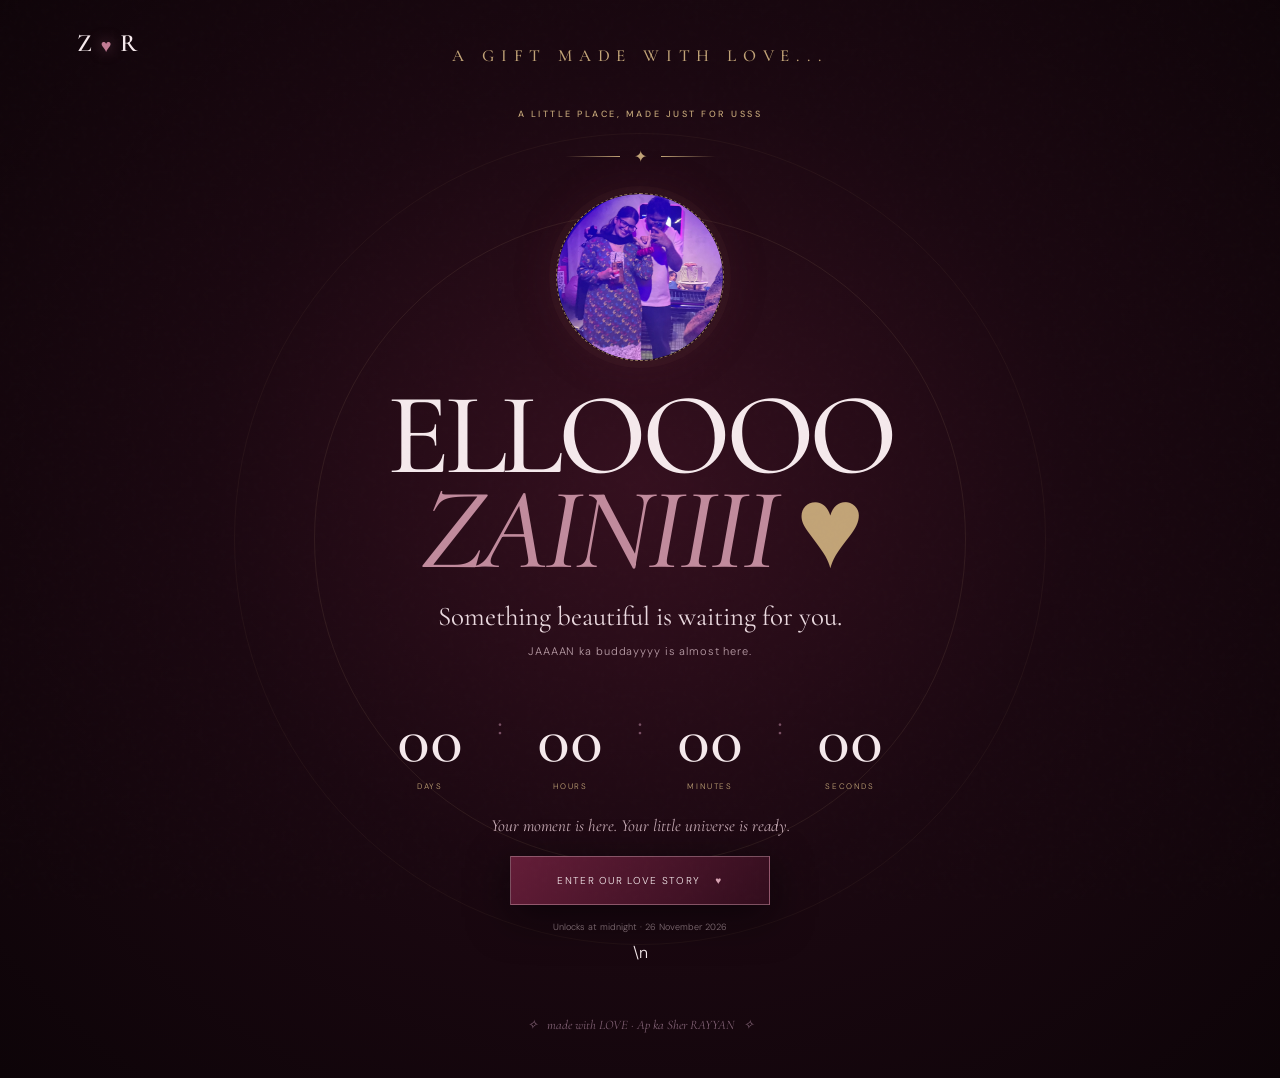
<file: index.html>
<!doctype html><html lang="en"><head><meta charset="utf-8"><meta name="viewport" content="width=device-width,initial-scale=1"><meta name="theme-color" content="#10050a"><title>Meri Pyari Zaini</title><link rel="stylesheet" href="style.css"></head><body>
<div class="noise"></div><div class="aurora"></div><div class="aurora b"></div>
<main class="gate"><a class="gate-brand" href="index.html" aria-label="Z heart R">Z<span> ♥ </span>R</a><div class="gate-inner">
 <div class="gate-monogram">A GIFT MADE WITH LOVE...</div><p class="eyebrow">A LITTLE PLACE, MADE JUST FOR USSS</p>
 <div class="ornament"><span></span><i>✦</i><span></span></div>
<div class="gate-photo">
   <img src="zainiiii.jpg" alt="ZAINIIII">
</div>
 <h1>ELLOOOO <em>ZAINIIII</em><span class="gold"> ♥</span></h1>
 <p class="gate-copy">Something beautiful is waiting for you.</p><p class="gate-sub">JAAAAN ka buddayyyy is almost here.</p>
 <div class="countdown" aria-live="polite"><div class="time-unit"><strong id="days">00</strong><span>DAYS</span></div><b class="colon">:</b><div class="time-unit"><strong id="hours">00</strong><span>HOURS</span></div><b class="colon">:</b><div class="time-unit"><strong id="minutes">00</strong><span>MINUTES</span></div><b class="colon">:</b><div class="time-unit"><strong id="seconds">00</strong><span>SECONDS</span></div></div>
 <p id="gateNote" class="gate-note">A little more patience, beautiful things are worth waiting for HUHUHUHUHU.</p>
 <button id="enterButton" class="lux-button" disabled><span>Enter Our Love Story</span><b class="heart">♥</b></button>
 <p class="timezone">Unlocks at midnight · 26 November 2026 </p>\n <div class="gate-foot">✧ &nbsp; made with LOVE · Ap ka Sher RAYYAN &nbsp; ✧</div>
</div></main>
<div id="petals" class="petals"></div>
<script>
const unlockAt=new Date("2026-11-25T19:00:00Z");
const ids=["days","hours","minutes","seconds"];
function tick(){let diff=Math.max(0,unlockAt-Date.now()),s=Math.floor(diff/1000),v=[Math.floor(s/86400),Math.floor(s%86400/3600),Math.floor(s%3600/60),s%60];ids.forEach((id,i)=>document.getElementById(id).textContent=String(v[i]).padStart(2,"0"));let ready=Date.now()>=unlockAt;document.getElementById("enterButton").disabled=!ready;document.getElementById("gateNote").textContent=ready?"Your moment is here. Your little universe is ready.":"A little more patience, beautiful things are worth waiting for.";if(ready&&!window.didReveal){window.didReveal=true;const root=document.getElementById("petals");for(let i=0;i<55;i++){let p=document.createElement("i");p.className="petal";p.style.left=Math.random()*100+"%";p.style.animationDuration=(5+Math.random()*8)+"s";p.style.animationDelay=(Math.random()*2)+"s";p.style.setProperty("--drift",(Math.random()*220-110)+"px");root.appendChild(p)}}}
document.getElementById("enterButton").addEventListener("click",()=>{if(Date.now()>=unlockAt)location.href="home.html"});
tick();setInterval(tick,1000);
</script><script src="image-lightbox.js"></script></body></html>
</file>
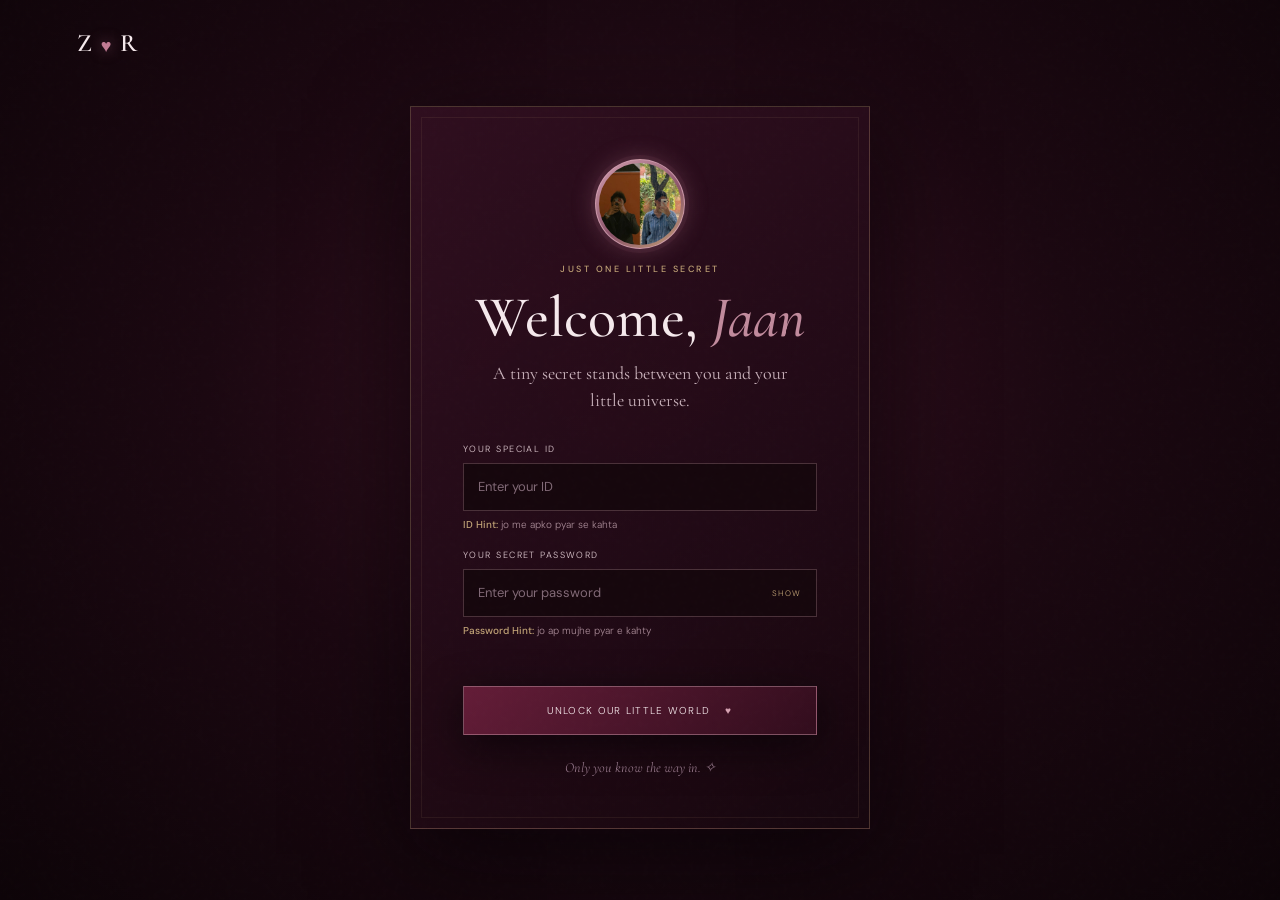
<file: home.html>
<!doctype html><html lang="en"><head><meta charset="utf-8"><meta name="viewport" content="width=device-width,initial-scale=1"><title>احبک — Meri Zainiii</title><link rel="stylesheet" href="style.css"><script>
(function(){
 const file = location.pathname.split("/").pop();
 const protectedFiles = ["home.html","page1.html","page2.html","page3.html","page4.html","page5.html","page6.html","letter.html"];
 if (protectedFiles.includes(file) && sessionStorage.getItem("meriZainiiiAuthenticated") !== "yes") {
   sessionStorage.setItem("meriZainiiiReturnTo", file);
   location.replace("login.html");
 }
})();
</script>
</head><body><div class="noise"></div><div class="aurora"></div><div class="aurora b"></div>
<header class="site-header"><a class="brand" href="home.html" aria-label="Z heart R">Z<span> ♥ </span>R</a><button class="nav-toggle" aria-label="Open navigation">☰</button><nav class="nav"></nav></header>
<main class="page-shell"><section class="home-hero"><div><p class="eyebrow">Aj ka din Meri JAAN k Naam</p><h1>Happy Birthday,<br><em>ZAINIIII</em><span class="gold"> ♥</span></h1><p>Khush Amdeed chanda hmari pyari DUNYA me</p><a class="lux-button" href="#chapters">EXPLORE OUR STORY <span>↘</span></a></div></section>
<section id="chapters" class="chapter-index"><p class="eyebrow" style="text-align:center">SIX LITTLE CHAPTERS</p><h2>Choose where <em class="gold">our story</em> takes you</h2><div class="chapter-tiles">
<a class="chapter-tile reveal" href="page1.html"><img class="chapter-photo" src="assets/images/chapter-01-meetings.jpeg" alt="A handwritten welcome note for Zainiii" loading="lazy"><div class="chapter-tile-content"><span class="num">01 / 06</span><span class="arrow">✧</span><h3>ملاقاتیں</h3><p>A place for the moments that started it all.</p></div></a><a class="chapter-tile reveal" href="page2.html"><img class="chapter-photo" src="assets/images/chapter-02-gifts.jpeg" alt="A bracelet and a special moment together" loading="lazy"><div class="chapter-tile-content"><span class="num">02 / 06</span><span class="arrow">✧</span><h3>Meri or Zaini K gifts</h3><p>A little collection of all the things that make you, you.</p></div></a><a class="chapter-tile reveal" href="page3.html"><img class="chapter-photo" src="assets/images/chapter-03-eyes.jpeg" alt="A close-up photograph of Zainiii's eyes" loading="lazy"><div class="chapter-tile-content"><span class="num">03 / 06</span><span class="arrow">✧</span><h3>کمال آنکھیں</h3><p>A gallery waiting for the memories we treasure.</p></div></a><a class="chapter-tile reveal" href="page4.html"><img class="chapter-photo" src="assets/images/chapter-04-memories.jpeg" alt="A mirror memory together" loading="lazy"><div class="chapter-tile-content"><span class="num">04 / 06</span><span class="arrow">✧</span><h3>Hmari Yaday</h3><p>Words, notes and little pieces of my heart.</p></div></a><a class="chapter-tile reveal" href="page5.html"><img class="chapter-photo" src="assets/images/chapter-05-favourites.jpeg" alt="A bouquet of deep pink roses" loading="lazy"><div class="chapter-tile-content"><span class="num">05 / 06</span><span class="arrow">✧</span><h3>Favourites</h3><p>A place for all the beautiful things still ahead.</p></div></a><a class="chapter-tile reveal" href="page6.html"><img class="chapter-photo" src="assets/images/chapter-06-rules.jpeg" alt="A romantic quote about staying together" loading="lazy"><div class="chapter-tile-content"><span class="num">06 / 06</span><span class="arrow">✧</span><h3>Hmaray Rulessss</h3><p>A chapter dedicated to the person who makes it shine.</p></div></a></div></section>
<section class="next-year"><p class="eyebrow">AND THE STORY KEEPS GOING</p><h2>One beautiful birthday has passed,<br><em>but our story continues.</em></h2><div class="mini-countdown"><div><strong id="nd">000</strong><span>DAYS</span></div><div><strong id="nh">00</strong><span>HOURS</span></div><div><strong id="nm">00</strong><span>MINUTES</span></div><div><strong id="ns">00</strong><span>SECONDS</span></div></div><p class="muted" style="font-size:10px">Until another day to celebrate you · 26 November 2027</p></section></main>
<footer class="site-footer">For ZAINIIII, with all my heart.<span>♥</span></footer>
<button id="surpriseButton" class="surprise-control">✦ A LITTLE SURPRISE</button><button id="musicButton" class="music-control"><span class="dot"></span> PLAY MUSIC</button>
<audio id="bgMusic" loop preload="none" src="assets/your-song.mp3"></audio><div class="petals"></div>
<div id="surpriseModal" class="modal hidden"><div class="modal-box"><button id="modalClose" class="modal-close">×</button><p class="eyebrow">A LITTLE SECRET FOR YOU</p><div class="gold" style="font-size:30px">✦</div><h2>There's no place<br>I'd rather <em>be</em></h2><p>This little universe is only a tiny way of saying how much you mean to me.</p><p class="gold">Always, with love ♥</p></div></div>
<script src="common.js"></script><script>sharedControls();const target=new Date("2027-11-25T19:00:00Z");function tick(){let s=Math.max(0,Math.floor((target-Date.now())/1000));["nd","nh","nm","ns"].forEach((id,i)=>document.getElementById(id).textContent=String([Math.floor(s/86400),Math.floor(s%86400/3600),Math.floor(s%3600/60),s%60][i]).padStart(i===0?3:2,"0"))}tick();setInterval(tick,1000);</script><script src="image-lightbox.js"></script></body></html>
</file>
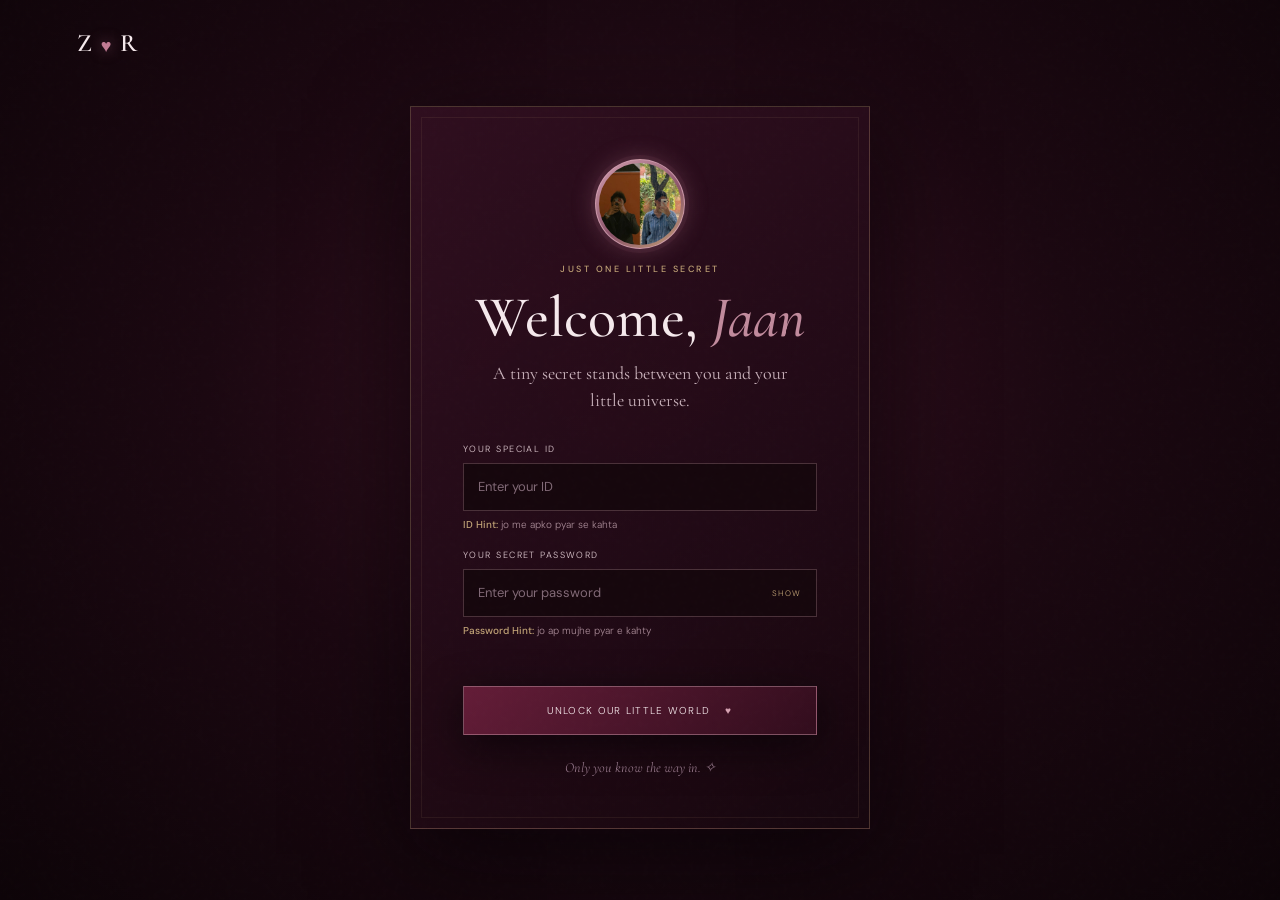
<file: letter.html>
<!doctype html><html lang="en"><head><meta charset="utf-8"><meta name="viewport" content="width=device-width,initial-scale=1"><title>Jaan k Naam aik Khat — Meri Zainiii</title><link rel="stylesheet" href="style.css"><script>
(function(){
 const file = location.pathname.split("/").pop();
 const protectedFiles = ["home.html","page1.html","page2.html","page3.html","page4.html","page5.html","page6.html","letter.html"];
 if (protectedFiles.includes(file) && sessionStorage.getItem("meriZainiiiAuthenticated") !== "yes") {
   sessionStorage.setItem("meriZainiiiReturnTo", file);
   location.replace("login.html");
 }
})();
</script>
</head><body><div class="noise"></div><div class="aurora"></div><div class="aurora b"></div>
<header class="site-header"><a class="brand" href="home.html" aria-label="Z heart R">Z<span> ♥ </span>R</a><button class="nav-toggle" aria-label="Open navigation">☰</button><nav class="nav"></nav></header>
<main class="page-shell"><section class="page-hero"><div class="hero-content"><p class="eyebrow">A PRIVATE LITTLE CORNER</p><h1>Jaan k Naam aik Khat</h1><p>Some words are meant to be opened slowly.</p></div></section>
<section class="letter-stage" id="letterStage"><p class="letter-instruction">A little letter, sealed just for you. Tap to open.</p>
<div class="letter-envelope" id="envelope"><div class="envelope-front"><div class="seal">♥</div><h2>To my ZAINIIII</h2><p>OPEN WHEN YOU'RE READY</p></div></div>
<article class="letter-paper"><div class="date">26 November · A day made brighter by you</div><h2>My dearest ZAINIIII,</h2>
<p>Happy birthday, my favourite person.



 Ye website me bhot se dino se bana raha ye hmari zindagy ka chotu sa hissa he jise me rato ko jaag kr compile kia 🫠🥀🎀 Jaannn kash me alfazo me byaan kr pata how much I loveee youuuuuu apka meri zindagy me ana kene kabhi ni socha tha Allah Mujhe bahtreen se nwazay ga jaann me ap k sath jannat tk ka safar krna chahta me chahta ap ko zindagy ki her khsuhi du Zainiii meri pyari shahzadi meri ban kr rahna 🫠🫠♥️🎀🥀 Allah hamay dunya or akhrat ki tamam khsuhya dikhai Ameen Ameen

</p><div class="sign">With all my heart, ♥</div></article></section></main>
<footer class="site-footer">A little piece of my heart, just for you.<span>♥</span></footer>
<button id="surpriseButton" class="surprise-control">✦ A LITTLE SURPRISE</button><button id="musicButton" class="music-control"><span class="dot"></span> PLAY MUSIC</button><audio id="bgMusic" loop preload="none" src="assets/your-song.mp3"></audio><div class="petals"></div>
<div id="surpriseModal" class="modal hidden"><div class="modal-box"><button id="modalClose" class="modal-close">×</button><p class="eyebrow">A LITTLE SECRET FOR YOU</p><h2>You're my<br><em>favourite chapter</em></h2><p>And I hope the pages ahead are filled with joy.</p><p class="gold">Always, with love ♥</p></div></div>
<script src="common.js"></script><script>sharedControls();document.getElementById("envelope").addEventListener("click",()=>document.getElementById("letterStage").classList.add("open"));</script><script src="image-lightbox.js"></script></body></html>
</file>
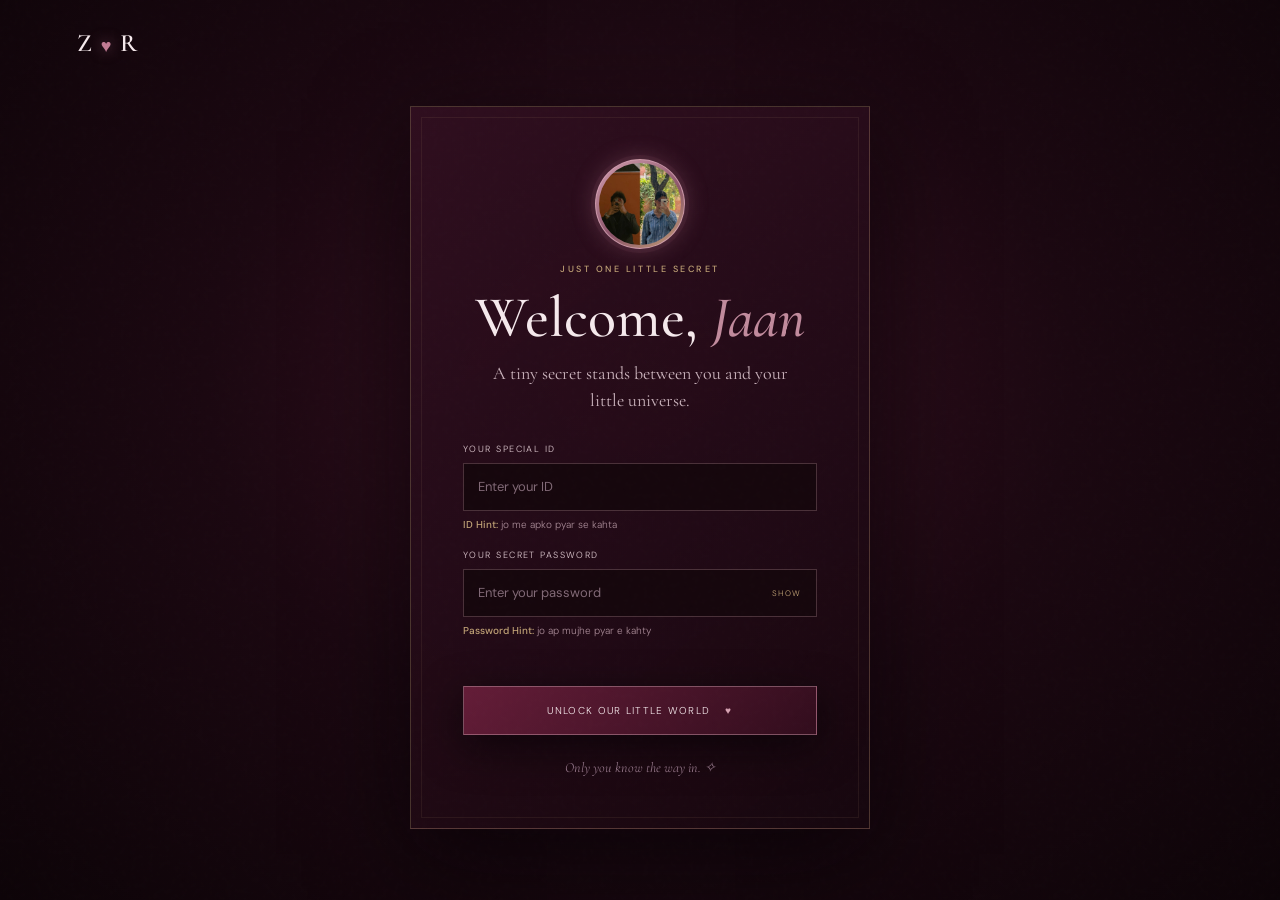
<file: login.html>
<!doctype html>
<html lang="en"><head><meta charset="utf-8"><meta name="viewport" content="width=device-width,initial-scale=1"><meta name="theme-color" content="#10050a"><title>A Little Secret — Meri Zainiii</title><link rel="stylesheet" href="style.css">
<script>
(function(){
  // Login is always available; the birthday countdown is a separate experience.
  if (sessionStorage.getItem("meriZainiiiAuthenticated") === "yes") {
    const allowed = ["home.html","page1.html","page2.html","page3.html","page4.html","page5.html","page6.html","letter.html"];
    const requested = sessionStorage.getItem("meriZainiiiReturnTo");
    location.replace(allowed.includes(requested) ? requested : "home.html");
  }
})();
</script></head>
<body><div class="noise"></div><div class="aurora"></div><div class="aurora b"></div>
<main class="login-screen"><a class="login-brand" href="index.html">Z<span> ♥ </span>R</a>
<section class="login-card"><div class="login-couple-frame"><img src="assets/images/zainiii-couple-photo.png" alt="Our photograph" class="login-couple-photo"></div><p class="eyebrow">JUST ONE LITTLE SECRET</p><h1>Welcome, <em>Jaan</em></h1><p class="login-intro">A tiny secret stands between you and your little universe.</p>
<form id="loginForm" autocomplete="off">
<label for="loginId">Your special ID</label><input id="loginId" type="text" placeholder="Enter your ID" required spellcheck="false"><p class="credential-hint"><strong>ID Hint:</strong> jo me apko pyar se kahta</p>
<label for="loginPassword">Your secret password</label><div class="password-wrap"><input id="loginPassword" type="password" placeholder="Enter your password" required><button type="button" id="togglePassword" class="show-password">SHOW</button></div><p class="credential-hint"><strong>Password Hint:</strong> jo ap mujhe pyar e kahty</p>
<p id="loginError" class="login-error" role="alert" aria-live="polite"></p><button class="lux-button login-submit" type="submit"><span>Unlock Our Little World</span><b class="heart">♥</b></button>
</form><p class="login-foot">Only you know the way in. ✧</p></section></main>
<div class="login-glow-hearts" aria-hidden="true"><i>♥</i><i>♡</i><i>♥</i><i>♡</i></div>
<script>
const form=document.getElementById("loginForm"),password=document.getElementById("loginPassword"),error=document.getElementById("loginError");
document.getElementById("togglePassword").addEventListener("click",function(){const show=password.type==="password";password.type=show?"text":"password";this.textContent=show?"HIDE":"SHOW"});
form.addEventListener("submit",function(e){e.preventDefault();const id=document.getElementById("loginId").value,pass=password.value;
if(id==="zaini"&&pass==="sher"){error.textContent="";document.querySelector(".login-card").classList.add("login-success");sessionStorage.setItem("meriZainiiiAuthenticated","yes");const allowed=["home.html","page1.html","page2.html","page3.html","page4.html","page5.html","page6.html","letter.html"];const requested=sessionStorage.getItem("meriZainiiiReturnTo");const destination=allowed.includes(requested)?requested:"home.html";sessionStorage.removeItem("meriZainiiiReturnTo");setTimeout(()=>location.href=destination,850)}
else{error.textContent="Awww, jaan… try again. Your little secret is waiting. ♥";const card=document.querySelector(".login-card");card.classList.remove("login-shake");void card.offsetWidth;card.classList.add("login-shake")}
});
</script><script src="image-lightbox.js"></script></body></html>
</file>
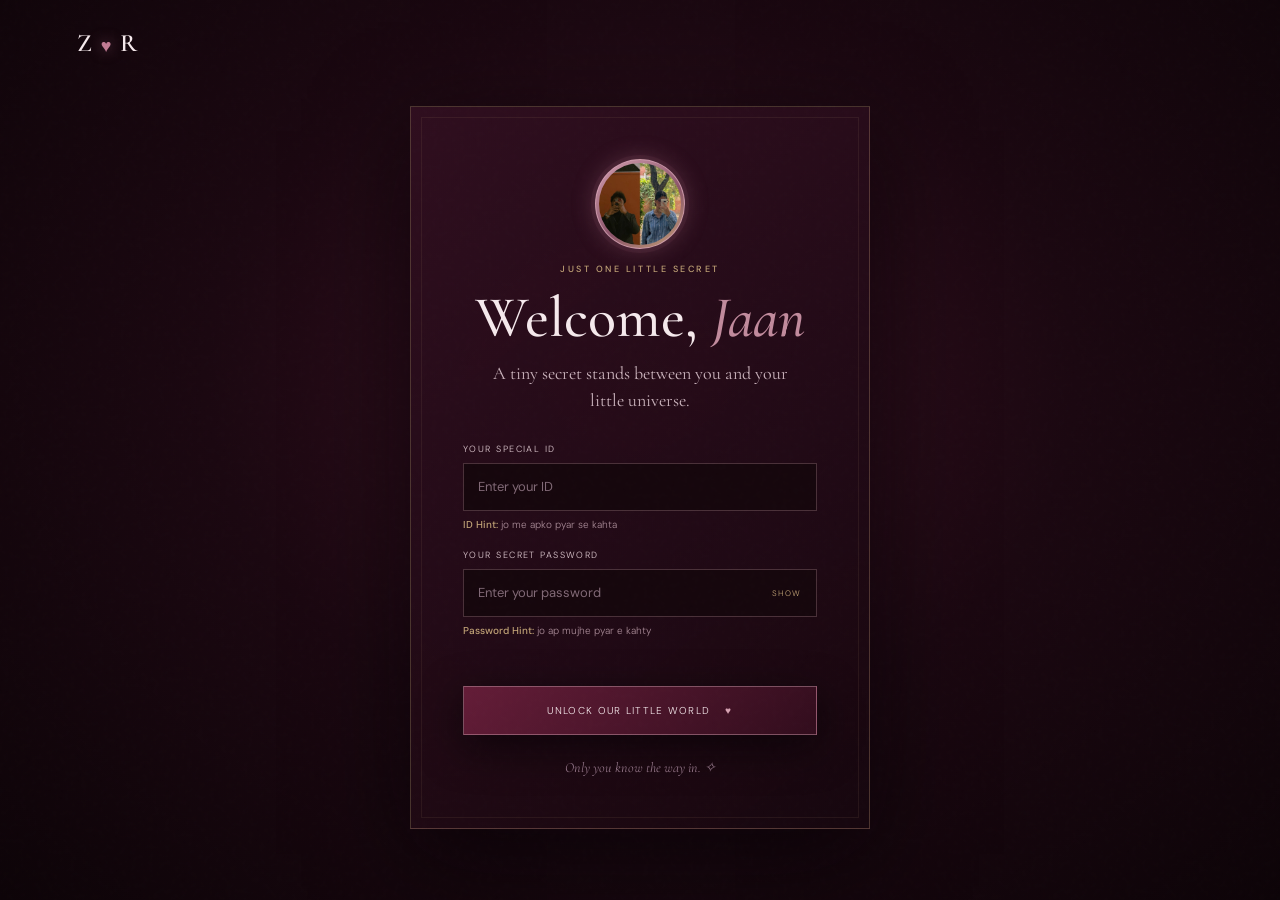
<file: page1.html>
<!doctype html><html lang="en"><head><meta charset="utf-8"><meta name="viewport" content="width=device-width,initial-scale=1"><title>ملاقاتیں — Meri Zainiii</title><link rel="stylesheet" href="style.css"><script>
(function(){
 const file = location.pathname.split("/").pop();
 const protectedFiles = ["home.html","page1.html","page2.html","page3.html","page4.html","page5.html","page6.html","letter.html"];
 if (protectedFiles.includes(file) && sessionStorage.getItem("meriZainiiiAuthenticated") !== "yes") {
   sessionStorage.setItem("meriZainiiiReturnTo", file);
   location.replace("login.html");
 }
})();
</script>
</head><body><div class="noise"></div><div class="aurora"></div><div class="aurora b"></div>
<header class="site-header"><a class="brand" href="home.html" aria-label="Z heart R">Z<span> ♥ </span>R</a><button class="nav-toggle" aria-label="Open navigation">☰</button><nav class="nav"></nav></header>
<main class="page-shell"><section class="page-hero"><div class="hero-content"><p class="eyebrow">CHAPTER 01 </p><h1>ملاقاتیں</h1><p>Every lovely story has a first page.</p><a class="backline" href="home.html">← BACK TO ALL CHAPTERS</a></div></section>
<section class="section-wrap"><div class="story-intro"><p class="eyebrow">TEN LITTLE MOMENTS</p><h2>A place for the moments that started it all.</h2><p>Tap any card to turn it over. A few of our moments are now kept here in photographs and video.</p></div><div class="memory-grid"><article class="memory-card"><div class="card-inner"><div class="card-face card-front"><div class="photo-placeholder has-memory-media"><img src="assets/images/meetings-01-welcome-note.jpeg" alt="A personal memory from our first chapter, moment 1" loading="lazy"><small>PHOTO 01 · CHAPTER 01</small></div><div class="card-caption"><h3>Hmara phla Meetup</h3><span>FLIP TO READ ↗</span></div></div><div class="card-face card-back"><span class="eyebrow">A LITTLE THOUGHT</span><h3>The Day Everything Changed</h3><p>Mujhe laga tha k dumb decsion he kise ko itni jaldi apne liye chun lena pr ALHUMDULLILAH Best Fasila tha meri zindagy ka</p><span class="flip-hint">TAP TO TURN BACK</span></div></div></article><article class="memory-card"><div class="card-inner"><div class="card-face card-front"><div class="photo-placeholder has-memory-media"><img src="assets/images/meetings-02-ipad-doodle.jpeg" alt="A personal memory from our first chapter, moment 2" loading="lazy"><small>PHOTO 02 · CHAPTER 01</small></div><div class="card-caption"><h3>Huhu hmari drawing jo k Pahar kam boobies zyada lag re </h3><span>FLIP TO READ ↗</span></div></div><div class="card-face card-back"><span class="eyebrow">A LITTLE THOUGHT</span><h3>A Smile Worth a Million Stars</h3><p>Zindagy ka phla din jab waqt ka ahsas hi ni hwaa ab ahsas hota pasandeeda shaks k sath waqt kese guzarta Love you Zaini</p><span class="flip-hint">TAP TO TURN BACK</span></div></div></article><article class="memory-card"><div class="card-inner"><div class="card-face card-front"><div class="photo-placeholder has-memory-media"><img src="assets/images/meetings-03-university-road.jpeg" alt="A personal memory from our first chapter, moment 3" loading="lazy"><small>PHOTO 03 · CHAPTER 01</small></div><div class="card-caption"><h3>The First Little Spark</h3><span>FLIP TO READ ↗</span></div></div><div class="card-face card-back"><span class="eyebrow">A LITTLE THOUGHT</span><h3>The First Little Spark</h3><p>This space is waiting for your own words. Add a favourite memory, a personal message, or a little detail that makes this moment yours.</p><span class="flip-hint">TAP TO TURN BACK</span></div></div></article><article class="memory-card"><div class="card-inner"><div class="card-face card-front"><div class="photo-placeholder has-memory-media"><img src="assets/images/meetings-04-ring-memory.jpeg" alt="A personal memory from our first chapter, moment 4" loading="lazy"><small>PHOTO 04 · CHAPTER 01</small></div><div class="card-caption"><h3>Huhu jaan ki ringg</h3><span>FLIP TO READ ↗</span></div></div><div class="card-face card-back"><span class="eyebrow">A LITTLE THOUGHT</span><h3>A Moment to Keep</h3><p>This space is waiting for your own words. Add a favourite memory, a personal message, or a little detail that makes this moment yours.</p><span class="flip-hint">TAP TO TURN BACK</span></div></div></article><article class="memory-card"><div class="card-inner"><div class="card-face card-front"><div class="photo-placeholder has-memory-media"><img src="assets/images/meetings-05-churn-station.jpeg" alt="A personal memory from our first chapter, moment 5" loading="lazy"><small>PHOTO 05 · CHAPTER 01</small></div><div class="card-caption"><h3>Zaini AssCream khatay hwe</h3><span>FLIP TO READ ↗</span></div></div><div class="card-face card-back"><span class="eyebrow">A LITTLE THOUGHT</span><h3>The Start of Something Beautiful</h3><p>This space is waiting for your own words. Add a favourite memory, a personal message, or a little detail that makes this moment yours.</p><span class="flip-hint">TAP TO TURN BACK</span></div></div></article><article class="memory-card"><div class="card-inner"><div class="card-face card-front"><div class="photo-placeholder has-memory-media"><img src="assets/images/meetings-06-icecream-memory.jpeg" alt="A personal memory from our first chapter, moment 6" loading="lazy"><small>PHOTO 06 · CHAPTER 01</small></div><div class="card-caption"><h3>A Chapter I Treasure</h3><span>FLIP TO READ ↗</span></div></div><div class="card-face card-back"><span class="eyebrow">A LITTLE THOUGHT</span><h3>A Chapter I Treasure</h3><p>This space is waiting for your own words. Add a favourite memory, a personal message, or a little detail that makes this moment yours.</p><span class="flip-hint">TAP TO TURN BACK</span></div></div></article><article class="memory-card"><div class="card-inner"><div class="card-face card-front"><div class="photo-placeholder has-memory-media"><img src="assets/images/meetings-07-shared-shadow.jpeg" alt="A personal memory from our first chapter, moment 7" loading="lazy"><small>PHOTO 07 · CHAPTER 01</small></div><div class="card-caption"><h3>The Sweetest Surprise</h3><span>FLIP TO READ ↗</span></div></div><div class="card-face card-back"><span class="eyebrow">A LITTLE THOUGHT</span><h3>The Sweetest Surprise</h3><p>This space is waiting for your own words. Add a favourite memory, a personal message, or a little detail that makes this moment yours.</p><span class="flip-hint">TAP TO TURN BACK</span></div></div></article><article class="memory-card"><div class="card-inner"><div class="card-face card-front"><div class="photo-placeholder has-memory-media"><img src="assets/images/meetings-08-together-photo.jpeg" alt="A personal memory from our first chapter, moment 8" loading="lazy"><small>PHOTO 08 · CHAPTER 01</small></div><div class="card-caption"><h3>Where It All Began</h3><span>FLIP TO READ ↗</span></div></div><div class="card-face card-back"><span class="eyebrow">A LITTLE THOUGHT</span><h3>Where It All Began</h3><p>This space is waiting for your own words. Add a favourite memory, a personal message, or a little detail that makes this moment yours.</p><span class="flip-hint">TAP TO TURN BACK</span></div></div></article><article class="memory-card"><div class="card-inner"><div class="card-face card-front"><div class="photo-placeholder has-memory-media"><img src="assets/images/meetings-09-zoo-pin.jpeg" alt="A personal memory from our first chapter, moment 9" loading="lazy"><small>PHOTO 09 · CHAPTER 01</small></div><div class="card-caption"><h3>A Feeling Like Home</h3><span>FLIP TO READ ↗</span></div></div><div class="card-face card-back"><span class="eyebrow">A LITTLE THOUGHT</span><h3>A Feeling Like Home</h3><p>This space is waiting for your own words. Add a favourite memory, a personal message, or a little detail that makes this moment yours.</p><span class="flip-hint">TAP TO TURN BACK</span></div></div></article><article class="memory-card"><div class="card-inner"><div class="card-face card-front"><div class="photo-placeholder has-memory-media video-memory"><video controls playsinline preload="metadata" poster="assets/images/meetings-video-poster.jpg" aria-label="A short video memory from chapter one"><source src="assets/images/meetings-memory-video.mp4" type="video/mp4">Your browser does not support the video element.</video><small>VIDEO MEMORY · CHAPTER 01</small></div><div class="card-caption"><h3>Our First Forever</h3><span>FLIP TO READ ↗</span></div></div><div class="card-face card-back"><span class="eyebrow">A LITTLE THOUGHT</span><h3>Our First Forever</h3><p>This space is waiting for your own words. Add a favourite memory, a personal message, or a little detail that makes this moment yours.</p><span class="flip-hint">TAP TO TURN BACK</span></div></div></article></div>
<div class="gallery-strip"><p class="eyebrow">A LITTLE SPACE FOR YOUR MEMORIES</p><h2>Made to hold <em class="gold">your moments</em></h2><p>Little moments, kept close and ready to revisit whenever you like.</p></div></section></main>
<footer class="site-footer">One story. A thousand beautiful moments.<span>♥</span></footer>
<button id="surpriseButton" class="surprise-control">✦ A LITTLE SURPRISE</button><button id="musicButton" class="music-control"><span class="dot"></span> PLAY MUSIC</button><audio id="bgMusic" loop preload="none" src="assets/your-song.mp3"></audio><div class="petals"></div>
<div id="surpriseModal" class="modal hidden"><div class="modal-box"><button id="modalClose" class="modal-close">×</button><p class="eyebrow">A LITTLE SECRET FOR YOU</p><div class="gold" style="font-size:30px">✦</div><h2>There's no place<br>I'd rather <em>be</em></h2><p>This little universe is only a tiny way of saying how much you mean to me.</p><p class="gold">Always, with love ♥</p></div></div>
<script src="common.js"></script><script>sharedControls();document.querySelectorAll(".video-memory video").forEach(v=>{["click","pointerdown"].forEach(evt=>v.addEventListener(evt,e=>e.stopPropagation()))});</script><script src="image-lightbox.js"></script></body></html>
</file>
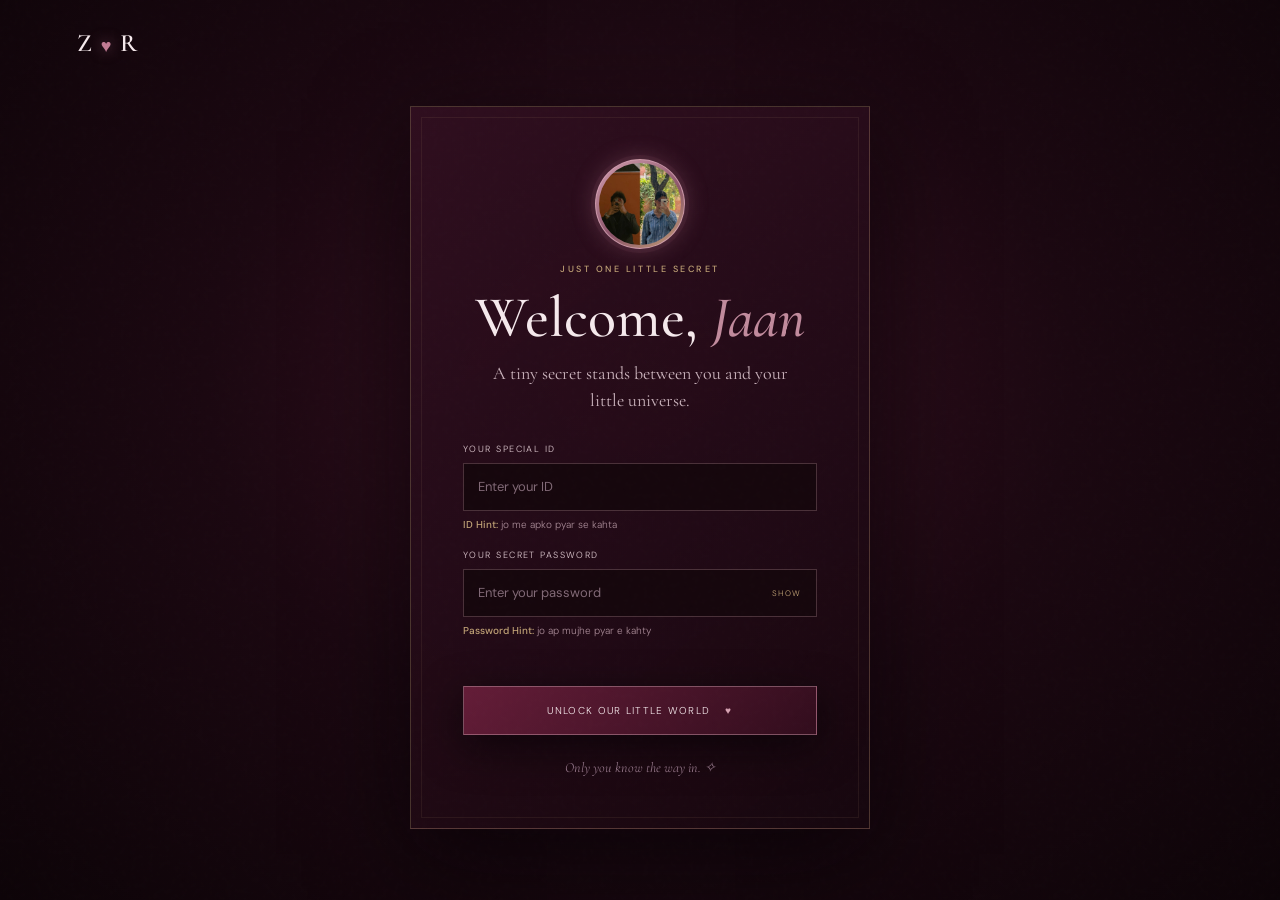
<file: page2.html>
<!doctype html><html lang="en"><head><meta charset="utf-8"><meta name="viewport" content="width=device-width,initial-scale=1"><title>Meri or Zaini K gifts — Meri Zainiii</title><link rel="stylesheet" href="style.css"><script>
(function(){
 const file = location.pathname.split("/").pop();
 const protectedFiles = ["home.html","page1.html","page2.html","page3.html","page4.html","page5.html","page6.html","letter.html"];
 if (protectedFiles.includes(file) && sessionStorage.getItem("meriZainiiiAuthenticated") !== "yes") {
   sessionStorage.setItem("meriZainiiiReturnTo", file);
   location.replace("login.html");
 }
})();
</script>
</head><body><div class="noise"></div><div class="aurora"></div><div class="aurora b"></div>
<header class="site-header"><a class="brand" href="home.html" aria-label="Z heart R">Z<span> ♥ </span>R</a><button class="nav-toggle" aria-label="Open navigation">☰</button><nav class="nav"></nav></header>
<main class="page-shell"><section class="page-hero"><div class="hero-content"><p class="eyebrow">CHAPTER 02 · A PAGE FROM OUR STORY</p><h1>Meri or Zaini K gifts</h1><p>The little things make you extraordinary.</p><a class="backline" href="home.html">← BACK TO ALL CHAPTERS</a></div></section>
<section class="section-wrap"><div class="story-intro"><p class="eyebrow">TEN LITTLE MOMENTS</p><h2>A little collection of thoughtful gifts and the memories attached to them.</h2><p>Tap any card to turn it over. The photographs and videos are little pieces of our story.</p></div><div class="memory-grid"><article class="memory-card"><div class="card-inner"><div class="card-face card-front"><div class="photo-placeholder has-memory-media"><img src="assets/images/gifts-01-calligraphy-ring.jpeg" alt="Close-up of a calligraphy ring on a hand" loading="lazy"><small>PHOTO 01 · CHAPTER 02</small></div><div class="card-caption"><h3>A Little Something for You</h3><span>FLIP TO READ ↗</span></div></div><div class="card-face card-back"><span class="eyebrow">A LITTLE THOUGHT</span><h3>A Little Something for You</h3><p>A little keepsake, a familiar detail, and another reason this moment belongs in our story.</p><span class="flip-hint">TAP TO TURN BACK</span></div></div></article><article class="memory-card"><div class="card-inner"><div class="card-face card-front"><div class="photo-placeholder has-memory-media"><img src="assets/images/gifts-02-zoo-keepsake.jpeg" alt="A small San Diego Zoo keepsake pin in a hand" loading="lazy"><small>PHOTO 02 · CHAPTER 02</small></div><div class="card-caption"><h3>A Tiny Keepsake</h3><span>FLIP TO READ ↗</span></div></div><div class="card-face card-back"><span class="eyebrow">A LITTLE THOUGHT</span><h3>A Tiny Keepsake</h3><p>A little keepsake, a familiar detail, and another reason this moment belongs in our story.</p><span class="flip-hint">TAP TO TURN BACK</span></div></div></article><article class="memory-card"><div class="card-inner"><div class="card-face card-front"><div class="photo-placeholder has-memory-media"><img src="assets/images/gifts-03-red-flower-bouquet.jpeg" alt="A handmade red flower bouquet" loading="lazy"><small>PHOTO 03 · CHAPTER 02</small></div><div class="card-caption"><h3>Flowers, Just Because</h3><span>FLIP TO READ ↗</span></div></div><div class="card-face card-back"><span class="eyebrow">A LITTLE THOUGHT</span><h3>Flowers, Just Because</h3><p>A little keepsake, a familiar detail, and another reason this moment belongs in our story.</p><span class="flip-hint">TAP TO TURN BACK</span></div></div></article><article class="memory-card"><div class="card-inner"><div class="card-face card-front"><div class="photo-placeholder has-memory-media"><img src="assets/images/gifts-04-bouquet-mirror-memory.jpeg" alt="A mirror photo holding the red flower bouquet" loading="lazy"><small>PHOTO 04 · CHAPTER 02</small></div><div class="card-caption"><h3>A Mirror Full of Memories</h3><span>FLIP TO READ ↗</span></div></div><div class="card-face card-back"><span class="eyebrow">A LITTLE THOUGHT</span><h3>A Mirror Full of Memories</h3><p>A little keepsake, a familiar detail, and another reason this moment belongs in our story.</p><span class="flip-hint">TAP TO TURN BACK</span></div></div></article><article class="memory-card"><div class="card-inner"><div class="card-face card-front"><div class="photo-placeholder has-memory-media"><img src="assets/images/gifts-05-bracelet-keepsake.jpeg" alt="A bracelet on a wrist" loading="lazy"><small>PHOTO 05 · CHAPTER 02</small></div><div class="card-caption"><h3>A Bracelet to Remember</h3><span>FLIP TO READ ↗</span></div></div><div class="card-face card-back"><span class="eyebrow">A LITTLE THOUGHT</span><h3>A Bracelet to Remember</h3><p>A little keepsake, a familiar detail, and another reason this moment belongs in our story.</p><span class="flip-hint">TAP TO TURN BACK</span></div></div></article><article class="memory-card"><div class="card-inner"><div class="card-face card-front"><div class="photo-placeholder has-memory-media"><img src="assets/images/gifts-06-watch-memory.jpeg" alt="A wristwatch and bracelet" loading="lazy"><small>PHOTO 06 · CHAPTER 02</small></div><div class="card-caption"><h3>Time With You</h3><span>FLIP TO READ ↗</span></div></div><div class="card-face card-back"><span class="eyebrow">A LITTLE THOUGHT</span><h3>Time With You</h3><p>A little keepsake, a familiar detail, and another reason this moment belongs in our story.</p><span class="flip-hint">TAP TO TURN BACK</span></div></div></article><article class="memory-card"><div class="card-inner"><div class="card-face card-front"><div class="photo-placeholder has-memory-media"><img src="assets/images/gifts-07-bag-charm.jpeg" alt="A small character keychain on a bag" loading="lazy"><small>PHOTO 07 · CHAPTER 02</small></div><div class="card-caption"><h3>A Little Charm</h3><span>FLIP TO READ ↗</span></div></div><div class="card-face card-back"><span class="eyebrow">A LITTLE THOUGHT</span><h3>A Little Charm</h3><p>A little keepsake, a familiar detail, and another reason this moment belongs in our story.</p><span class="flip-hint">TAP TO TURN BACK</span></div></div></article><article class="memory-card"><div class="card-inner"><div class="card-face card-front"><div class="photo-placeholder has-memory-media"><img src="assets/images/gifts-08-flower-garland.jpeg" alt="A red flower garland" loading="lazy"><small>PHOTO 08 · CHAPTER 02</small></div><div class="card-caption"><h3>Flowers in Your Hands</h3><span>FLIP TO READ ↗</span></div></div><div class="card-face card-back"><span class="eyebrow">A LITTLE THOUGHT</span><h3>Flowers in Your Hands</h3><p>A little keepsake, a familiar detail, and another reason this moment belongs in our story.</p><span class="flip-hint">TAP TO TURN BACK</span></div></div></article><article class="memory-card"><div class="card-inner"><div class="card-face card-front"><div class="photo-placeholder has-memory-media"><img src="assets/images/gifts-09-bracelet-garden.jpeg" alt="A bracelet resting on a garden wall" loading="lazy"><small>PHOTO 09 · CHAPTER 02</small></div><div class="card-caption"><h3>A Bracelet in the Sun</h3><span>FLIP TO READ ↗</span></div></div><div class="card-face card-back"><span class="eyebrow">A LITTLE THOUGHT</span><h3>A Bracelet in the Sun</h3><p>A little keepsake, a familiar detail, and another reason this moment belongs in our story.</p><span class="flip-hint">TAP TO TURN BACK</span></div></div></article><article class="memory-card"><div class="card-inner"><div class="card-face card-front"><div class="photo-placeholder has-memory-media"><img src="assets/images/gifts-10-pendant-necklace.jpeg" alt="A necklace worn over a patterned outfit" loading="lazy"><small>PHOTO 10 · CHAPTER 02</small></div><div class="card-caption"><h3>A Gift Close to the Heart</h3><span>FLIP TO READ ↗</span></div></div><div class="card-face card-back"><span class="eyebrow">A LITTLE THOUGHT</span><h3>A Gift Close to the Heart</h3><p>A little keepsake, a familiar detail, and another reason this moment belongs in our story.</p><span class="flip-hint">TAP TO TURN BACK</span></div></div></article></div>
<div class="gallery-strip"><p class="eyebrow">A LITTLE COLLECTION OF OUR MEMORIES</p><h2>Made to hold <em class="gold">your moments</em></h2><p>Every little gift carries a story of its own.</p></div></section></main>
<footer class="site-footer">One story. A thousand beautiful moments.<span>♥</span></footer>
<button id="surpriseButton" class="surprise-control">✦ A LITTLE SURPRISE</button><button id="musicButton" class="music-control"><span class="dot"></span> PLAY MUSIC</button><audio id="bgMusic" loop preload="none" src="assets/your-song.mp3"></audio><div class="petals"></div>
<div id="surpriseModal" class="modal hidden"><div class="modal-box"><button id="modalClose" class="modal-close">×</button><p class="eyebrow">A LITTLE SECRET FOR YOU</p><div class="gold" style="font-size:30px">✦</div><h2>There's no place<br>I'd rather <em>be</em></h2><p>This little universe is only a tiny way of saying how much you mean to me.</p><p class="gold">Always, with love ♥</p></div></div>
<script src="common.js"></script><script>sharedControls();</script><script src="image-lightbox.js"></script></body></html>
</file>
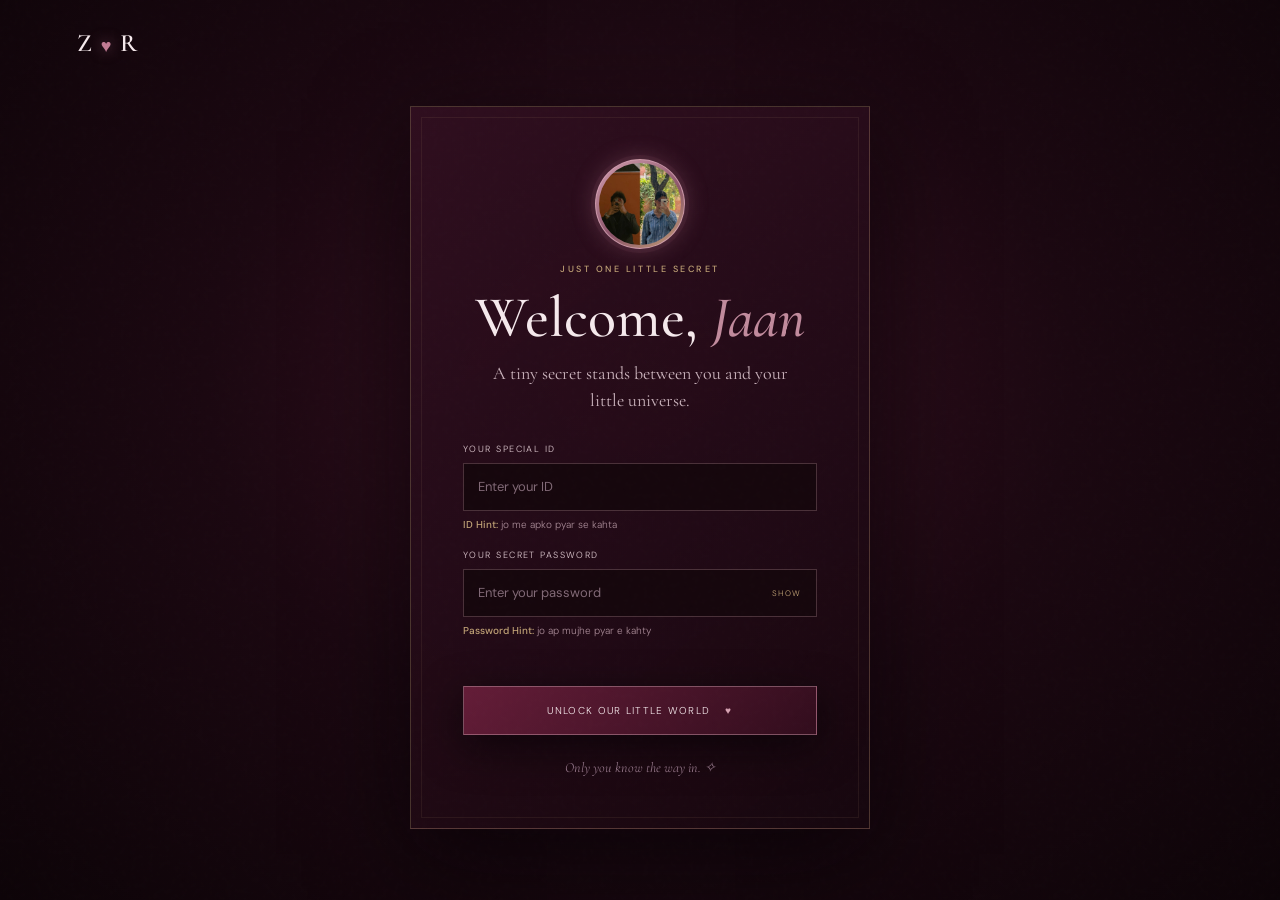
<file: page3.html>
<!doctype html><html lang="en"><head><meta charset="utf-8"><meta name="viewport" content="width=device-width,initial-scale=1"><title>کمال آنکھیں — Meri Zainiii</title><link rel="stylesheet" href="style.css"><script>
(function(){
 const file = location.pathname.split("/").pop();
 const protectedFiles = ["home.html","page1.html","page2.html","page3.html","page4.html","page5.html","page6.html","letter.html"];
 if (protectedFiles.includes(file) && sessionStorage.getItem("meriZainiiiAuthenticated") !== "yes") {
   sessionStorage.setItem("meriZainiiiReturnTo", file);
   location.replace("login.html");
 }
})();
</script>
</head><body><div class="noise"></div><div class="aurora"></div><div class="aurora b"></div>
<header class="site-header"><a class="brand" href="home.html" aria-label="Z heart R">Z<span> ♥ </span>R</a><button class="nav-toggle" aria-label="Open navigation">☰</button><nav class="nav"></nav></header>
<main class="page-shell"><section class="page-hero"><div class="hero-content"><p class="eyebrow">CHAPTER 03 · A PAGE FROM OUR STORY</p><h1>کمال آنکھیں</h1><p>Moments I wish I could frame forever.</p><a class="backline" href="home.html">← BACK TO ALL CHAPTERS</a></div></section>
<section class="section-wrap"><div class="story-intro"><p class="eyebrow">TEN LITTLE MOMENTS</p><h2>A little collection celebrating the details I never want to forget.</h2><p>Tap any card to turn it over. The photographs and videos are little pieces of our story.</p></div><div class="memory-grid"><article class="memory-card"><div class="card-inner"><div class="card-face card-front"><div class="photo-placeholder has-memory-media"><img src="assets/images/eyes-01-eyes-in-sunlight.jpeg" alt="Close-up portrait showing the eyes in sunlight" loading="lazy"><small>PHOTO 01 · CHAPTER 03</small></div><div class="card-caption"><h3>Those Eyes in the Sunlight</h3><span>FLIP TO READ ↗</span></div></div><div class="card-face card-back"><span class="eyebrow">A LITTLE THOUGHT</span><h3>Those Eyes in the Sunlight</h3><p>A little keepsake, a familiar detail, and another reason this moment belongs in our story.</p><span class="flip-hint">TAP TO TURN BACK</span></div></div></article><article class="memory-card"><div class="card-inner"><div class="card-face card-front"><div class="photo-placeholder has-memory-media"><img src="assets/images/eyes-02-close-up-eyes.jpeg" alt="Close-up of expressive eyes" loading="lazy"><small>PHOTO 02 · CHAPTER 03</small></div><div class="card-caption"><h3>A Closer Look</h3><span>FLIP TO READ ↗</span></div></div><div class="card-face card-back"><span class="eyebrow">A LITTLE THOUGHT</span><h3>A Closer Look</h3><p>A little keepsake, a familiar detail, and another reason this moment belongs in our story.</p><span class="flip-hint">TAP TO TURN BACK</span></div></div></article><article class="memory-card"><div class="card-inner"><div class="card-face card-front"><div class="photo-placeholder has-memory-media"><img src="assets/images/eyes-03-smiling-eyes.jpeg" alt="A smiling close-up portrait" loading="lazy"><small>PHOTO 03 · CHAPTER 03</small></div><div class="card-caption"><h3>The Eyes That Smile</h3><span>FLIP TO READ ↗</span></div></div><div class="card-face card-back"><span class="eyebrow">A LITTLE THOUGHT</span><h3>The Eyes That Smile</h3><p>A little keepsake, a familiar detail, and another reason this moment belongs in our story.</p><span class="flip-hint">TAP TO TURN BACK</span></div></div></article><article class="memory-card"><div class="card-inner"><div class="card-face card-front"><div class="photo-placeholder has-memory-media"><img src="assets/images/eyes-04-gentle-gaze.jpeg" alt="A close-up view of the eyes and face" loading="lazy"><small>PHOTO 04 · CHAPTER 03</small></div><div class="card-caption"><h3>A Gentle Gaze</h3><span>FLIP TO READ ↗</span></div></div><div class="card-face card-back"><span class="eyebrow">A LITTLE THOUGHT</span><h3>A Gentle Gaze</h3><p>A little keepsake, a familiar detail, and another reason this moment belongs in our story.</p><span class="flip-hint">TAP TO TURN BACK</span></div></div></article><article class="memory-card"><div class="card-inner"><div class="card-face card-front"><div class="photo-placeholder has-memory-media"><img src="assets/images/eyes-05-eyes-detail.jpeg" alt="A detailed close-up of one eye" loading="lazy"><small>PHOTO 05 · CHAPTER 03</small></div><div class="card-caption"><h3>Every Little Detail</h3><span>FLIP TO READ ↗</span></div></div><div class="card-face card-back"><span class="eyebrow">A LITTLE THOUGHT</span><h3>Every Little Detail</h3><p>A little keepsake, a familiar detail, and another reason this moment belongs in our story.</p><span class="flip-hint">TAP TO TURN BACK</span></div></div></article><article class="memory-card"><div class="card-inner"><div class="card-face card-front"><div class="photo-placeholder has-memory-media"><img src="assets/images/eyes-06-eyes-and-smile.jpeg" alt="A close-up portrait with a gentle smile" loading="lazy"><small>PHOTO 06 · CHAPTER 03</small></div><div class="card-caption"><h3>A Smile I Remember</h3><span>FLIP TO READ ↗</span></div></div><div class="card-face card-back"><span class="eyebrow">A LITTLE THOUGHT</span><h3>A Smile I Remember</h3><p>A little keepsake, a familiar detail, and another reason this moment belongs in our story.</p><span class="flip-hint">TAP TO TURN BACK</span></div></div></article><article class="memory-card"><div class="card-inner"><div class="card-face card-front"><div class="photo-placeholder has-memory-media"><img src="assets/images/eyes-07-zaini-in-the-garden.jpeg" alt="Zaini standing in the garden wearing a burgundy outfit" loading="lazy"><small>PHOTO 07 · CHAPTER 03</small></div><div class="card-caption"><h3>A Day in the Garden</h3><span>FLIP TO READ ↗</span></div></div><div class="card-face card-back"><span class="eyebrow">A LITTLE THOUGHT</span><h3>A Day in the Garden</h3><p>A little keepsake, a familiar detail, and another reason this moment belongs in our story.</p><span class="flip-hint">TAP TO TURN BACK</span></div></div></article><article class="memory-card"><div class="card-inner"><div class="card-face card-front"><div class="photo-placeholder has-memory-media"><img src="assets/images/eyes-08-together-in-lights.jpeg" alt="A couple taking a mirror selfie under purple lights" loading="lazy"><small>PHOTO 08 · CHAPTER 03</small></div><div class="card-caption"><h3>A Moment Together</h3><span>FLIP TO READ ↗</span></div></div><div class="card-face card-back"><span class="eyebrow">A LITTLE THOUGHT</span><h3>A Moment Together</h3><p>A little keepsake, a familiar detail, and another reason this moment belongs in our story.</p><span class="flip-hint">TAP TO TURN BACK</span></div></div></article><article class="memory-card"><div class="card-inner"><div class="card-face card-front"><div class="photo-placeholder has-memory-media video-memory"><video controls playsinline preload="metadata" poster="assets/images/eyes-video-09-poster.jpg" aria-label="Short video of Zaini standing and smiling in the garden"><source src="assets/images/eyes-video-09-garden-walk.mp4" type="video/mp4">Your browser does not support the video element.</video><small>VIDEO 09 · CHAPTER 03</small></div><div class="card-caption"><h3>A Walk in the Garden</h3><span>FLIP TO READ ↗</span></div></div><div class="card-face card-back"><span class="eyebrow">A LITTLE THOUGHT</span><h3>A Walk in the Garden</h3><p>A little keepsake, a familiar detail, and another reason this moment belongs in our story.</p><span class="flip-hint">TAP TO TURN BACK</span></div></div></article><article class="memory-card"><div class="card-inner"><div class="card-face card-front"><div class="photo-placeholder has-memory-media video-memory"><video controls playsinline preload="metadata" poster="assets/images/eyes-video-10-poster.jpg" aria-label="Short video of Zaini walking through the garden"><source src="assets/images/eyes-video-10-garden-moment.mp4" type="video/mp4">Your browser does not support the video element.</video><small>VIDEO 10 · CHAPTER 03</small></div><div class="card-caption"><h3>One More Garden Memory</h3><span>FLIP TO READ ↗</span></div></div><div class="card-face card-back"><span class="eyebrow">A LITTLE THOUGHT</span><h3>One More Garden Memory</h3><p>A little keepsake, a familiar detail, and another reason this moment belongs in our story.</p><span class="flip-hint">TAP TO TURN BACK</span></div></div></article></div>
<div class="gallery-strip"><p class="eyebrow">A LITTLE COLLECTION OF OUR MEMORIES</p><h2>Made to hold <em class="gold">your moments</em></h2><p>Some moments stay with us, especially the ones we see in your eyes.</p></div></section></main>
<footer class="site-footer">One story. A thousand beautiful moments.<span>♥</span></footer>
<button id="surpriseButton" class="surprise-control">✦ A LITTLE SURPRISE</button><button id="musicButton" class="music-control"><span class="dot"></span> PLAY MUSIC</button><audio id="bgMusic" loop preload="none" src="assets/your-song.mp3"></audio><div class="petals"></div>
<div id="surpriseModal" class="modal hidden"><div class="modal-box"><button id="modalClose" class="modal-close">×</button><p class="eyebrow">A LITTLE SECRET FOR YOU</p><div class="gold" style="font-size:30px">✦</div><h2>There's no place<br>I'd rather <em>be</em></h2><p>This little universe is only a tiny way of saying how much you mean to me.</p><p class="gold">Always, with love ♥</p></div></div>
<script src="common.js"></script><script>sharedControls();</script><script src="image-lightbox.js"></script></body></html>
</file>
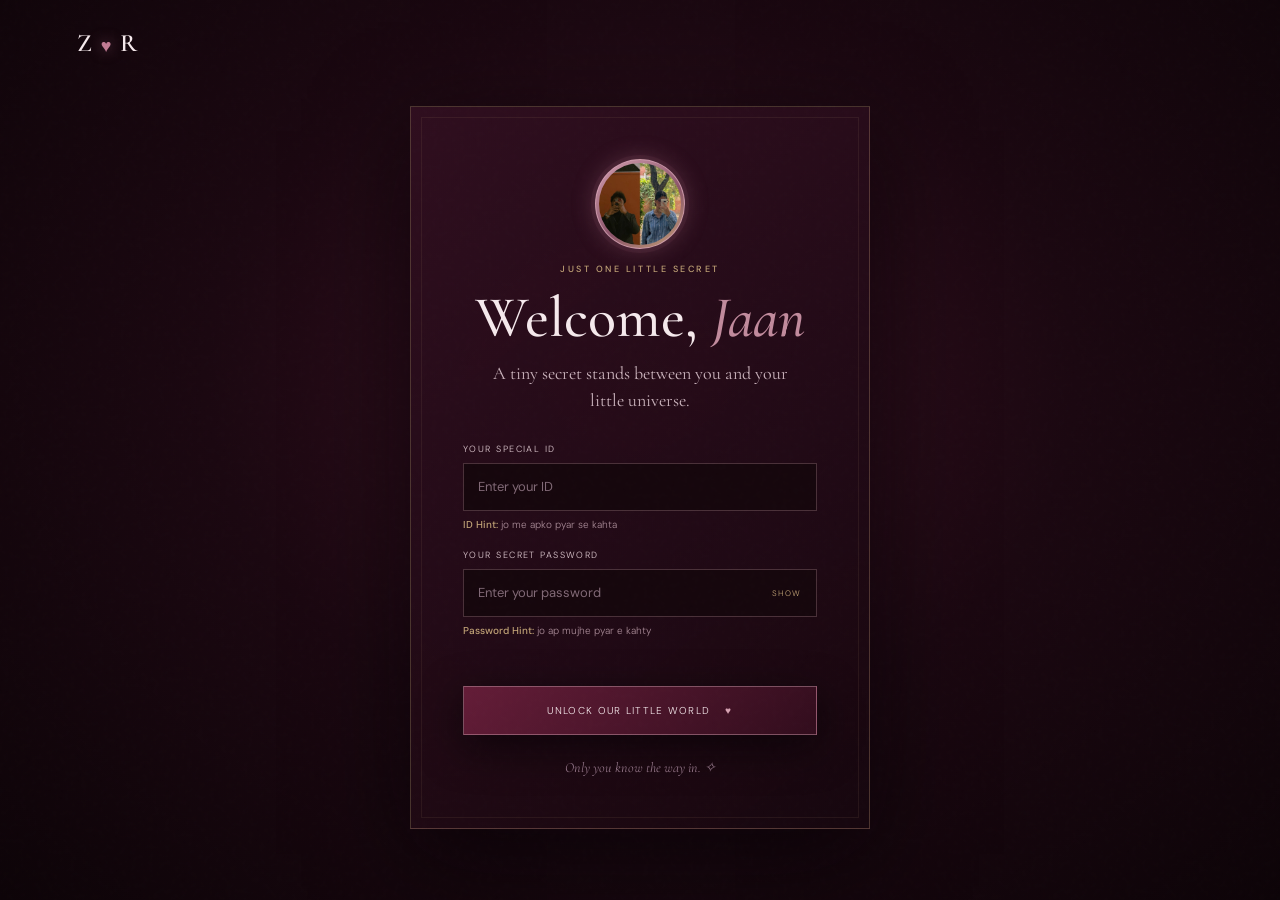
<file: page4.html>
<!doctype html><html lang="en"><head><meta charset="utf-8"><meta name="viewport" content="width=device-width,initial-scale=1"><title>Hmari Yaday — Meri Zainiii</title><link rel="stylesheet" href="style.css"><script>
(function(){
 const file = location.pathname.split("/").pop();
 const protectedFiles = ["home.html","page1.html","page2.html","page3.html","page4.html","page5.html","page6.html","letter.html"];
 if (protectedFiles.includes(file) && sessionStorage.getItem("meriZainiiiAuthenticated") !== "yes") {
   sessionStorage.setItem("meriZainiiiReturnTo", file);
   location.replace("login.html");
 }
})();
</script>
</head><body><div class="noise"></div><div class="aurora"></div><div class="aurora b"></div>
<header class="site-header"><a class="brand" href="home.html" aria-label="Z heart R">Z<span> ♥ </span>R</a><button class="nav-toggle" aria-label="Open navigation">☰</button><nav class="nav"></nav></header>
<main class="page-shell"><section class="page-hero"><div class="hero-content"><p class="eyebrow">CHAPTER 04 · A PAGE FROM OUR STORY</p><h1>Hmari Yaday</h1><p>Some feelings deserve their own pages.</p><a class="backline" href="home.html">← BACK TO ALL CHAPTERS</a></div></section>
<section class="section-wrap"><div class="story-intro"><p class="eyebrow">TEN LITTLE MOMENTS</p><h2>Words, notes and little pieces of my heart.</h2><p>Ten keepsakes from our story — tap a card to turn it over.</p></div><div class="memory-grid"><article class="memory-card">
<div class="card-inner">
<div class="card-face card-front">
<div class="memory-photo"><img src="assets/images/yaadein-01.jpeg" alt="A Note From You" loading="lazy"></div>
<div class="card-caption"><h3>A Note From You</h3><span>FLIP TO READ ↗</span></div>
</div>
<div class="card-face card-back"><span class="eyebrow">A LITTLE THOUGHT</span><h3>A Note From You</h3><p>A handwritten note I will always want to read again.</p><span class="flip-hint">TAP TO TURN BACK</span></div>
</div></article><article class="memory-card">
<div class="card-inner">
<div class="card-face card-front">
<div class="memory-photo"><img src="assets/images/yaadein-02.jpeg" alt="Words on the Page" loading="lazy"></div>
<div class="card-caption"><h3>Words on the Page</h3><span>FLIP TO READ ↗</span></div>
</div>
<div class="card-face card-back"><span class="eyebrow">A LITTLE THOUGHT</span><h3>Words on the Page</h3><p>Some words become keepsakes, held close long after the page is turned.</p><span class="flip-hint">TAP TO TURN BACK</span></div>
</div></article><article class="memory-card">
<div class="card-inner">
<div class="card-face card-front">
<div class="memory-photo"><img src="assets/images/yaadein-03.jpeg" alt="Our Story, In Words" loading="lazy"></div>
<div class="card-caption"><h3>Our Story, In Words</h3><span>FLIP TO READ ↗</span></div>
</div>
<div class="card-face card-back"><span class="eyebrow">A LITTLE THOUGHT</span><h3>Our Story, In Words</h3><p>Every line carries a little piece of a moment we shared.</p><span class="flip-hint">TAP TO TURN BACK</span></div>
</div></article><article class="memory-card">
<div class="card-inner">
<div class="card-face card-front">
<div class="memory-photo"><img src="assets/images/yaadein-04.jpeg" alt="Little Details" loading="lazy"></div>
<div class="card-caption"><h3>Little Details</h3><span>FLIP TO READ ↗</span></div>
</div>
<div class="card-face card-back"><span class="eyebrow">A LITTLE THOUGHT</span><h3>Little Details</h3><p>The smallest details often become the memories we treasure most.</p><span class="flip-hint">TAP TO TURN BACK</span></div>
</div></article><article class="memory-card">
<div class="card-inner">
<div class="card-face card-front">
<div class="memory-photo"><img src="assets/images/yaadein-05.jpeg" alt="The Way You See Me" loading="lazy"></div>
<div class="card-caption"><h3>The Way You See Me</h3><span>FLIP TO READ ↗</span></div>
</div>
<div class="card-face card-back"><span class="eyebrow">A LITTLE THOUGHT</span><h3>The Way You See Me</h3><p>Your words have a way of making ordinary days feel special.</p><span class="flip-hint">TAP TO TURN BACK</span></div>
</div></article><article class="memory-card">
<div class="card-inner">
<div class="card-face card-front">
<div class="memory-photo"><img src="assets/images/yaadein-06.jpeg" alt="A Memory to Keep" loading="lazy"></div>
<div class="card-caption"><h3>A Memory to Keep</h3><span>FLIP TO READ ↗</span></div>
</div>
<div class="card-face card-back"><span class="eyebrow">A LITTLE THOUGHT</span><h3>A Memory to Keep</h3><p>A page filled with feelings, saved just as it is.</p><span class="flip-hint">TAP TO TURN BACK</span></div>
</div></article><article class="memory-card">
<div class="card-inner">
<div class="card-face card-front">
<div class="memory-photo"><img src="assets/images/yaadein-07.jpeg" alt="A Message From the Heart" loading="lazy"></div>
<div class="card-caption"><h3>A Message From the Heart</h3><span>FLIP TO READ ↗</span></div>
</div>
<div class="card-face card-back"><span class="eyebrow">A LITTLE THOUGHT</span><h3>A Message From the Heart</h3><p>Some messages deserve a place where they can stay forever.</p><span class="flip-hint">TAP TO TURN BACK</span></div>
</div></article><article class="memory-card">
<div class="card-inner">
<div class="card-face card-front">
<div class="memory-photo"><img src="assets/images/yaadein-08.jpeg" alt="A Page of Feelings" loading="lazy"></div>
<div class="card-caption"><h3>A Page of Feelings</h3><span>FLIP TO READ ↗</span></div>
</div>
<div class="card-face card-back"><span class="eyebrow">A LITTLE THOUGHT</span><h3>A Page of Feelings</h3><p>A little reminder of the story written between us.</p><span class="flip-hint">TAP TO TURN BACK</span></div>
</div></article><article class="memory-card">
<div class="card-inner">
<div class="card-face card-front">
<div class="memory-photo"><img src="assets/images/yaadein-09.jpeg" alt="One More Little Note" loading="lazy"></div>
<div class="card-caption"><h3>One More Little Note</h3><span>FLIP TO READ ↗</span></div>
</div>
<div class="card-face card-back"><span class="eyebrow">A LITTLE THOUGHT</span><h3>One More Little Note</h3><p>Even the simplest note can hold a thousand feelings.</p><span class="flip-hint">TAP TO TURN BACK</span></div>
</div></article><article class="memory-card">
<div class="card-inner">
<div class="card-face card-front">
<div class="memory-photo"><img src="assets/images/yaadein-10.jpeg" alt="Always Remember" loading="lazy"></div>
<div class="card-caption"><h3>Always Remember</h3><span>FLIP TO READ ↗</span></div>
</div>
<div class="card-face card-back"><span class="eyebrow">A LITTLE THOUGHT</span><h3>Always Remember</h3><p>These are the words and moments I never want to forget.</p><span class="flip-hint">TAP TO TURN BACK</span></div>
</div></article></div>
<div class="gallery-strip"><p class="eyebrow">OUR WORDS, OUR MEMORIES</p><h2>Made to hold <em class="gold">your moments</em></h2><p>Every note and memory, kept close to the heart.</p></div></section></main>
<footer class="site-footer">One story. A thousand beautiful moments.<span>♥</span></footer>
<button id="surpriseButton" class="surprise-control">✦ A LITTLE SURPRISE</button><button id="musicButton" class="music-control"><span class="dot"></span> PLAY MUSIC</button><audio id="bgMusic" loop preload="none" src="assets/your-song.mp3"></audio><div class="petals"></div>
<div id="surpriseModal" class="modal hidden"><div class="modal-box"><button id="modalClose" class="modal-close">×</button><p class="eyebrow">A LITTLE SECRET FOR YOU</p><div class="gold" style="font-size:30px">✦</div><h2>There's no place<br>I'd rather <em>be</em></h2><p>This little universe is only a tiny way of saying how much you mean to me.</p><p class="gold">Always, with love ♥</p></div></div>
<script src="common.js"></script><script>sharedControls();</script><script src="image-lightbox.js"></script></body></html>
</file>
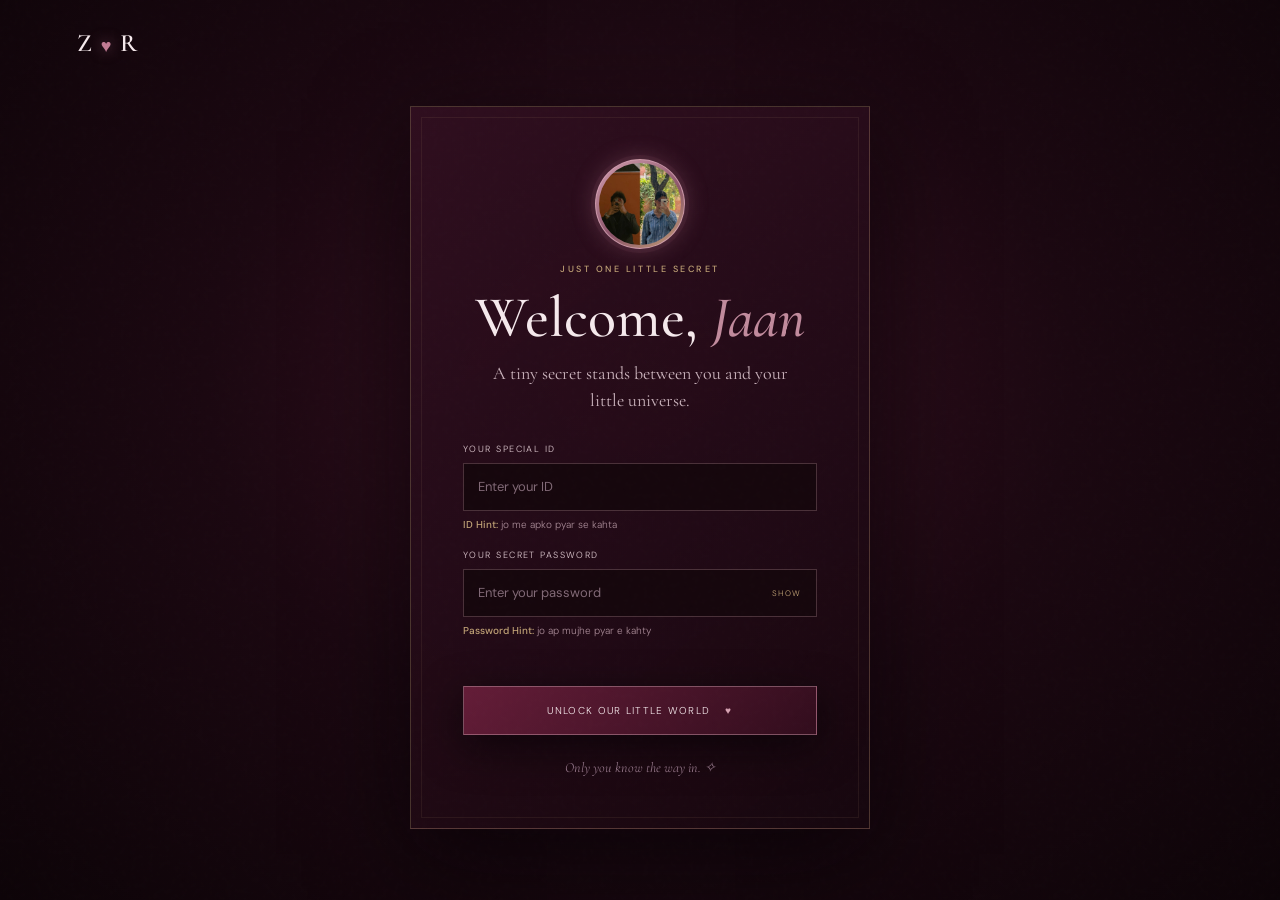
<file: page5.html>
<!doctype html><html lang="en"><head><meta charset="utf-8"><meta name="viewport" content="width=device-width,initial-scale=1"><title>Favourites — Meri Zainiii</title><link rel="stylesheet" href="style.css"><script>
(function(){
 const file = location.pathname.split("/").pop();
 const protectedFiles = ["home.html","page1.html","page2.html","page3.html","page4.html","page5.html","page6.html","letter.html"];
 if (protectedFiles.includes(file) && sessionStorage.getItem("meriZainiiiAuthenticated") !== "yes") {
   sessionStorage.setItem("meriZainiiiReturnTo", file);
   location.replace("login.html");
 }
})();
</script>
</head><body><div class="noise"></div><div class="aurora"></div><div class="aurora b"></div>
<header class="site-header"><a class="brand" href="home.html" aria-label="Z heart R">Z<span> ♥ </span>R</a><button class="nav-toggle" aria-label="Open navigation">☰</button><nav class="nav"></nav></header>
<main class="page-shell"><section class="page-hero"><div class="hero-content"><p class="eyebrow">CHAPTER 05 · A PAGE FROM OUR STORY</p><h1>Favourites</h1><p>A thousand tomorrows to look forward to.</p><a class="backline" href="home.html">← BACK TO ALL CHAPTERS</a></div></section>
<section class="section-wrap"><div class="story-intro"><p class="eyebrow">TEN LITTLE MOMENTS</p><h2>A place for all the beautiful things still ahead.</h2><p>A collection of little things that make you, you. Tap any card to turn it over.</p></div><div class="memory-grid"><article class="memory-card">
<div class="card-inner">
<div class="card-face card-front">
<div class="memory-photo"><img src="assets/images/favourites-01.jpeg" alt="I Love You More" loading="lazy"></div>
<div class="card-caption"><h3>I Love You More</h3><span>FLIP TO READ ↗</span></div>
</div>
<div class="card-face card-back"><span class="eyebrow">A LITTLE THOUGHT</span><h3>I Love You More</h3><p>A tiny message, but a feeling much bigger than words.</p><span class="flip-hint">TAP TO TURN BACK</span></div>
</div></article><article class="memory-card">
<div class="card-inner">
<div class="card-face card-front">
<div class="memory-photo"><img src="assets/images/favourites-02.jpeg" alt="A Little Message" loading="lazy"></div>
<div class="card-caption"><h3>A Little Message</h3><span>FLIP TO READ ↗</span></div>
</div>
<div class="card-face card-back"><span class="eyebrow">A LITTLE THOUGHT</span><h3>A Little Message</h3><p>One of those little exchanges that makes the heart smile.</p><span class="flip-hint">TAP TO TURN BACK</span></div>
</div></article><article class="memory-card">
<div class="card-inner">
<div class="card-face card-front">
<div class="memory-photo"><img src="assets/images/favourites-03.jpeg" alt="Together in Lights" loading="lazy"></div>
<div class="card-caption"><h3>Together in Lights</h3><span>FLIP TO READ ↗</span></div>
</div>
<div class="card-face card-back"><span class="eyebrow">A LITTLE THOUGHT</span><h3>Together in Lights</h3><p>A favourite moment, captured in the middle of a bright day.</p><span class="flip-hint">TAP TO TURN BACK</span></div>
</div></article><article class="memory-card">
<div class="card-inner">
<div class="card-face card-front">
<div class="memory-photo"><img src="assets/images/favourites-04.jpeg" alt="A Quiet Moment" loading="lazy"></div>
<div class="card-caption"><h3>A Quiet Moment</h3><span>FLIP TO READ ↗</span></div>
</div>
<div class="card-face card-back"><span class="eyebrow">A LITTLE THOUGHT</span><h3>A Quiet Moment</h3><p>Some moments are beautiful simply because they are yours.</p><span class="flip-hint">TAP TO TURN BACK</span></div>
</div></article><article class="memory-card">
<div class="card-inner">
<div class="card-face card-front">
<div class="memory-photo"><img src="assets/images/favourites-05.jpeg" alt="The Little Details" loading="lazy"></div>
<div class="card-caption"><h3>The Little Details</h3><span>FLIP TO READ ↗</span></div>
</div>
<div class="card-face card-back"><span class="eyebrow">A LITTLE THOUGHT</span><h3>The Little Details</h3><p>The details that make you unmistakably you.</p><span class="flip-hint">TAP TO TURN BACK</span></div>
</div></article><article class="memory-card">
<div class="card-inner">
<div class="card-face card-front">
<div class="memory-photo"><img src="assets/images/favourites-06.jpeg" alt="Half of My Soul" loading="lazy"></div>
<div class="card-caption"><h3>Half of My Soul</h3><span>FLIP TO READ ↗</span></div>
</div>
<div class="card-face card-back"><span class="eyebrow">A LITTLE THOUGHT</span><h3>Half of My Soul</h3><p>Two hands, one promise to keep choosing kindness.</p><span class="flip-hint">TAP TO TURN BACK</span></div>
</div></article><article class="memory-card">
<div class="card-inner">
<div class="card-face card-front">
<div class="memory-photo"><img src="assets/images/favourites-07.jpeg" alt="A Day in Our Story" loading="lazy"></div>
<div class="card-caption"><h3>A Day in Our Story</h3><span>FLIP TO READ ↗</span></div>
</div>
<div class="card-face card-back"><span class="eyebrow">A LITTLE THOUGHT</span><h3>A Day in Our Story</h3><p>A snapshot from a day worth keeping close.</p><span class="flip-hint">TAP TO TURN BACK</span></div>
</div></article><article class="memory-card">
<div class="card-inner">
<div class="card-face card-front">
<div class="memory-photo"><img src="assets/images/favourites-08.jpeg" alt="A Safe Place" loading="lazy"></div>
<div class="card-caption"><h3>A Safe Place</h3><span>FLIP TO READ ↗</span></div>
</div>
<div class="card-face card-back"><span class="eyebrow">A LITTLE THOUGHT</span><h3>A Safe Place</h3><p>May we always be a place of comfort and gentleness for each other.</p><span class="flip-hint">TAP TO TURN BACK</span></div>
</div></article><article class="memory-card">
<div class="card-inner">
<div class="card-face card-front">
<div class="memory-photo"><img src="assets/images/favourites-09.jpeg" alt="A Home Filled With Peace" loading="lazy"></div>
<div class="card-caption"><h3>A Home Filled With Peace</h3><span>FLIP TO READ ↗</span></div>
</div>
<div class="card-face card-back"><span class="eyebrow">A LITTLE THOUGHT</span><h3>A Home Filled With Peace</h3><p>A future built on patience, warmth, and understanding.</p><span class="flip-hint">TAP TO TURN BACK</span></div>
</div></article><article class="memory-card">
<div class="card-inner">
<div class="card-face card-front">
<div class="memory-photo"><img src="assets/images/favourites-10.jpeg" alt="Hand in Hand" loading="lazy"></div>
<div class="card-caption"><h3>Hand in Hand</h3><span>FLIP TO READ ↗</span></div>
</div>
<div class="card-face card-back"><span class="eyebrow">A LITTLE THOUGHT</span><h3>Hand in Hand</h3><p>Side by side, through every ordinary and extraordinary day.</p><span class="flip-hint">TAP TO TURN BACK</span></div>
</div></article></div>
<div class="gallery-strip"><p class="eyebrow">ALL THE LITTLE THINGS I LOVE</p><h2>Made to hold <em class="gold">your moments</em></h2><p>The little favourites that make our story feel like ours.</p></div></section></main>
<footer class="site-footer">One story. A thousand beautiful moments.<span>♥</span></footer>
<button id="surpriseButton" class="surprise-control">✦ A LITTLE SURPRISE</button><button id="musicButton" class="music-control"><span class="dot"></span> PLAY MUSIC</button><audio id="bgMusic" loop preload="none" src="assets/your-song.mp3"></audio><div class="petals"></div>
<div id="surpriseModal" class="modal hidden"><div class="modal-box"><button id="modalClose" class="modal-close">×</button><p class="eyebrow">A LITTLE SECRET FOR YOU</p><div class="gold" style="font-size:30px">✦</div><h2>There's no place<br>I'd rather <em>be</em></h2><p>This little universe is only a tiny way of saying how much you mean to me.</p><p class="gold">Always, with love ♥</p></div></div>
<script src="common.js"></script><script>sharedControls();</script><script src="image-lightbox.js"></script></body></html>
</file>
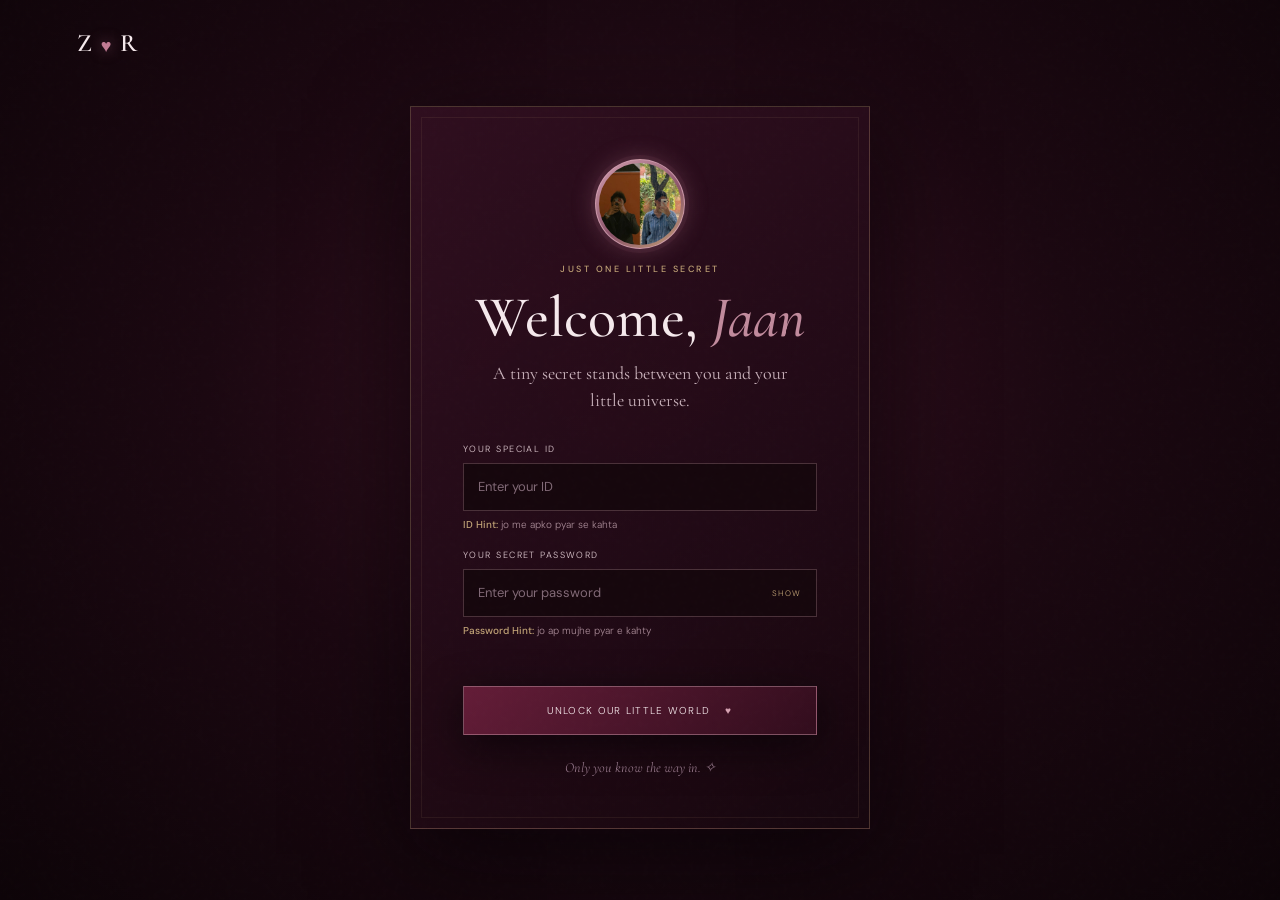
<file: page6.html>
<!doctype html><html lang="en"><head><meta charset="utf-8"><meta name="viewport" content="width=device-width,initial-scale=1"><title>Hmaray Rulessss — Meri Zainiii</title><link rel="stylesheet" href="style.css"><script>
(function(){
 const file = location.pathname.split("/").pop();
 const protectedFiles = ["home.html","page1.html","page2.html","page3.html","page4.html","page5.html","page6.html","letter.html"];
 if (protectedFiles.includes(file) && sessionStorage.getItem("meriZainiiiAuthenticated") !== "yes") {
   sessionStorage.setItem("meriZainiiiReturnTo", file);
   location.replace("login.html");
 }
})();
</script>
</head><body><div class="noise"></div><div class="aurora"></div><div class="aurora b"></div>
<header class="site-header"><a class="brand" href="home.html" aria-label="Z heart R">Z<span> ♥ </span>R</a><button class="nav-toggle" aria-label="Open navigation">☰</button><nav class="nav"></nav></header>
<main class="page-shell"><section class="page-hero"><div class="hero-content"><p class="eyebrow">CHAPTER 06 · A PAGE FROM OUR STORY</p><h1>Hmaray Rulessss</h1><p>The world feels softer with you in it.</p><a class="backline" href="home.html">← BACK TO ALL CHAPTERS</a></div></section>
<section class="section-wrap rules-section">
  <div class="story-intro">
    <p class="eyebrow">❤️ OUR PROMISES TO EACH OTHER</p>
    <h2>Ek doosre ke liye pyaar, izzat, bharosa aur samajhdari ke kuch khaas usool.</h2>
    <p>Hum dono ne mil kar ye rules banaye hain taake hamara rishta hamesha mohabbat, understanding aur respect ke saath aage barhe.</p>
  </div>
  <div class="rules-grid">
    <article class="rule-card">
      <div class="rule-flip-inner">
        <div class="rule-face rule-front">
          <div class="rule-photo"><img src="assets/images/hmaray-rules-01.jpeg" alt="Memory photograph 1 for Har Pareshani Mein Saath" loading="lazy"></div>
          <div class="rule-front-footer">
            <h3>Har Pareshani Mein Saath</h3>
            <button class="rule-flip-button" type="button" aria-expanded="false">FLIP TO READ <span>›</span></button>
          </div>
        </div>
        <div class="rule-face rule-back">
          <span class="rule-number">RULE 01</span>
          <h3>Har Pareshani Mein Saath</h3>
          <p>Hum apni har pareshani ek doosre ke saath share karein ge, chahe woh kisi bhi qisam ki ho. Koi bhi baat ek doosre se nahi chupayein ge.</p>
          <button class="rule-flip-button rule-back-button" type="button" aria-expanded="true">← BACK TO PHOTO</button>
        </div>
      </div>
    </article>
    <article class="rule-card">
      <div class="rule-flip-inner">
        <div class="rule-face rule-front">
          <div class="rule-photo"><img src="assets/images/hmaray-rules-02.jpeg" alt="Memory photograph 2 for Hamesha Rabta Barqarar" loading="lazy"></div>
          <div class="rule-front-footer">
            <h3>Hamesha Rabta Barqarar</h3>
            <button class="rule-flip-button" type="button" aria-expanded="false">FLIP TO READ <span>›</span></button>
          </div>
        </div>
        <div class="rule-face rule-back">
          <span class="rule-number">RULE 02</span>
          <h3>Hamesha Rabta Barqarar</h3>
          <p>Hum dono mein se kisi ka bhi internet band nahi hona chahiye, taake zaroorat ke waqt ek doosre se rabta ho sake.</p>
          <button class="rule-flip-button rule-back-button" type="button" aria-expanded="true">← BACK TO PHOTO</button>
        </div>
      </div>
    </article>
    <article class="rule-card">
      <div class="rule-flip-inner">
        <div class="rule-face rule-front">
          <div class="rule-photo"><img src="assets/images/hmaray-rules-03.jpeg" alt="Memory photograph 3 for Salam Se Baat Ka Aaghaz" loading="lazy"></div>
          <div class="rule-front-footer">
            <h3>Salam Se Baat Ka Aaghaz</h3>
            <button class="rule-flip-button" type="button" aria-expanded="false">FLIP TO READ <span>›</span></button>
          </div>
        </div>
        <div class="rule-face rule-back">
          <span class="rule-number">RULE 03</span>
          <h3>Salam Se Baat Ka Aaghaz</h3>
          <p>Hum jab bhi ek doosre se baat karein ge, sab se pehle Salam karein ge.</p>
          <button class="rule-flip-button rule-back-button" type="button" aria-expanded="true">← BACK TO PHOTO</button>
        </div>
      </div>
    </article>
    <article class="rule-card">
      <div class="rule-flip-inner">
        <div class="rule-face rule-front">
          <div class="rule-photo"><img src="assets/images/hmaray-rules-04.jpeg" alt="Memory photograph 4 for Namaz Ki Pabandi" loading="lazy"></div>
          <div class="rule-front-footer">
            <h3>Namaz Ki Pabandi</h3>
            <button class="rule-flip-button" type="button" aria-expanded="false">FLIP TO READ <span>›</span></button>
          </div>
        </div>
        <div class="rule-face rule-back">
          <span class="rule-number">RULE 04</span>
          <h3>Namaz Ki Pabandi</h3>
          <p>Hum dono ek doosre ko namaz ki yaad dilayein ge aur namaz ka khaas khayal rakhein ge.</p>
          <button class="rule-flip-button rule-back-button" type="button" aria-expanded="true">← BACK TO PHOTO</button>
        </div>
      </div>
    </article>
    <article class="rule-card">
      <div class="rule-flip-inner">
        <div class="rule-face rule-front">
          <div class="rule-photo"><img src="assets/images/hmaray-rules-05.jpeg" alt="Memory photograph 5 for Ek Doosre Ko Ahmiyat" loading="lazy"></div>
          <div class="rule-front-footer">
            <h3>Ek Doosre Ko Ahmiyat</h3>
            <button class="rule-flip-button" type="button" aria-expanded="false">FLIP TO READ <span>›</span></button>
          </div>
        </div>
        <div class="rule-face rule-back">
          <span class="rule-number">RULE 05</span>
          <h3>Ek Doosre Ko Ahmiyat</h3>
          <p>Allah ke baad hum ek doosre ko apni zindagi mein khaas priority dein ge.</p>
          <button class="rule-flip-button rule-back-button" type="button" aria-expanded="true">← BACK TO PHOTO</button>
        </div>
      </div>
    </article>
    <article class="rule-card">
      <div class="rule-flip-inner">
        <div class="rule-face rule-front">
          <div class="rule-photo"><img src="assets/images/hmaray-rules-06.jpeg" alt="Memory photograph 6 for Maslon Ka Hal, Behas Nahi" loading="lazy"></div>
          <div class="rule-front-footer">
            <h3>Maslon Ka Hal, Behas Nahi</h3>
            <button class="rule-flip-button" type="button" aria-expanded="false">FLIP TO READ <span>›</span></button>
          </div>
        </div>
        <div class="rule-face rule-back">
          <span class="rule-number">RULE 06</span>
          <h3>Maslon Ka Hal, Behas Nahi</h3>
          <p>Agar kabhi larai ya behas ho, toh khamoshi ya narazgi barhane ke bajaye khul kar baat karein ge aur mil kar maslay ka hal nikalein ge.</p>
          <button class="rule-flip-button rule-back-button" type="button" aria-expanded="true">← BACK TO PHOTO</button>
        </div>
      </div>
    </article>
    <article class="rule-card">
      <div class="rule-flip-inner">
        <div class="rule-face rule-front">
          <div class="rule-photo"><img src="assets/images/hmaray-rules-07.jpeg" alt="Memory photograph 7 for Sorry Ka Rule" loading="lazy"></div>
          <div class="rule-front-footer">
            <h3>Sorry Ka Rule</h3>
            <button class="rule-flip-button" type="button" aria-expanded="false">FLIP TO READ <span>›</span></button>
          </div>
        </div>
        <div class="rule-face rule-back">
          <span class="rule-number">RULE 07</span>
          <h3>Sorry Ka Rule</h3>
          <p>Rayyan baar baar sorry nahi bolein ge. Ghalti ko samjhein ge, usay sudharein ge aur apne actions se baat prove karein ge.</p>
          <button class="rule-flip-button rule-back-button" type="button" aria-expanded="true">← BACK TO PHOTO</button>
        </div>
      </div>
    </article>
    <article class="rule-card">
      <div class="rule-flip-inner">
        <div class="rule-face rule-front">
          <div class="rule-photo"><img src="assets/images/hmaray-rules-08.jpeg" alt="Memory photograph 8 for Special Duty" loading="lazy"></div>
          <div class="rule-front-footer">
            <h3>Special Duty</h3>
            <button class="rule-flip-button" type="button" aria-expanded="false">FLIP TO READ <span>›</span></button>
          </div>
        </div>
        <div class="rule-face rule-back">
          <span class="rule-number">RULE 08</span>
          <h3>Special Duty</h3>
          <p>Thore waqt ke liye Rayyan mera bag uthayein ge. 🔪😂</p>
          <button class="rule-flip-button rule-back-button" type="button" aria-expanded="true">← BACK TO PHOTO</button>
        </div>
      </div>
    </article>
    <article class="rule-card">
      <div class="rule-flip-inner">
        <div class="rule-face rule-front">
          <div class="rule-photo"><img src="assets/images/hmaray-rules-09.png" alt="Memory photograph 9 for Special Day, Special Affection" loading="lazy"></div>
          <div class="rule-front-footer">
            <h3>Special Day, Special Affection</h3>
            <button class="rule-flip-button" type="button" aria-expanded="false">FLIP TO READ <span>›</span></button>
          </div>
        </div>
        <div class="rule-face rule-back">
          <span class="rule-number">RULE 09</span>
          <h3>Special Day, Special Affection</h3>
          <p>Har special din par ek side hug aur forehead kiss lazmi hogi. 🔪❤️</p>
          <button class="rule-flip-button rule-back-button" type="button" aria-expanded="true">← BACK TO PHOTO</button>
        </div>
      </div>
    </article>
    <article class="rule-card">
      <div class="rule-flip-inner">
        <div class="rule-face rule-front">
          <div class="rule-photo"><img src="assets/images/hmaray-rules-10.jpeg" alt="Memory photograph 10 for Sone Se Pehle Allah Ka Zikr" loading="lazy"></div>
          <div class="rule-front-footer">
            <h3>Sone Se Pehle Allah Ka Zikr</h3>
            <button class="rule-flip-button" type="button" aria-expanded="false">FLIP TO READ <span>›</span></button>
          </div>
        </div>
        <div class="rule-face rule-back">
          <span class="rule-number">RULE 10</span>
          <h3>Sone Se Pehle Allah Ka Zikr</h3>
          <p>Hum dono sone se pehle Surah Al-Mulk aur Surah Al-Baqarah ki aakhri do ayat parh kar soyein ge.</p>
          <button class="rule-flip-button rule-back-button" type="button" aria-expanded="true">← BACK TO PHOTO</button>
        </div>
      </div>
    </article>
  </div>
  <div class="rules-ending"><span>♥</span><p>Ek doosre ka saath, har haal mein.</p></div>
</section></main>
<footer class="site-footer">One story. A thousand beautiful moments.<span>♥</span></footer>
<button id="surpriseButton" class="surprise-control">✦ A LITTLE SURPRISE</button><button id="musicButton" class="music-control"><span class="dot"></span> PLAY MUSIC</button><audio id="bgMusic" loop preload="none" src="assets/your-song.mp3"></audio><div class="petals"></div>
<div id="surpriseModal" class="modal hidden"><div class="modal-box"><button id="modalClose" class="modal-close">×</button><p class="eyebrow">A LITTLE SECRET FOR YOU</p><div class="gold" style="font-size:30px">✦</div><h2>There's no place<br>I'd rather <em>be</em></h2><p>This little universe is only a tiny way of saying how much you mean to me.</p><p class="gold">Always, with love ♥</p></div></div>
<script src="common.js"></script><script>sharedControls();const rulesObserver=new IntersectionObserver(entries=>entries.forEach(entry=>{if(entry.isIntersecting){entry.target.classList.add("visible");rulesObserver.unobserve(entry.target)}}),{threshold:.12});document.querySelectorAll(".rule-card").forEach(card=>rulesObserver.observe(card));</script><script>
document.querySelectorAll(".rule-flip-button").forEach(button => {
  button.addEventListener("click", () => {
    const card = button.closest(".rule-card");
    const flipped = card.classList.toggle("is-flipped");
    card.querySelectorAll(".rule-flip-button").forEach(control => {
      control.setAttribute("aria-expanded", String(flipped));
    });
  });
});
</script>
<script src="image-lightbox.js"></script></body></html>
</file>
<file: style.css>
@import url('https://fonts.googleapis.com/css2?family=Cormorant+Garamond:wght@400;500;600;700&family=DM+Sans:wght@300;400;500;600&display=swap');
:root{--bg:#10050a;--bg2:#190811;--panel:#230b16;--panel2:#2c0d1b;--wine:#481329;--wine2:#65223c;--rose:#b4778c;--cream:#f5e9ec;--muted:#b99da7;--gold:#c2a477;--line:rgba(207,157,174,.18);--serif:'Cormorant Garamond',Georgia,serif;--sans:'DM Sans',Arial,sans-serif}
*{box-sizing:border-box}html{scroll-behavior:smooth}body{margin:0;background:var(--bg);color:var(--cream);font-family:var(--sans);font-weight:300;overflow-x:hidden}a{color:inherit;text-decoration:none}button{font:inherit;color:inherit}button:focus-visible,a:focus-visible{outline:2px solid var(--gold);outline-offset:4px}.hidden{display:none!important}
.noise{position:fixed;inset:0;pointer-events:none;z-index:50;opacity:.025;background-image:url("data:image/svg+xml,%3Csvg viewBox='0 0 180 180' xmlns='http://www.w3.org/2000/svg'%3E%3Cfilter id='n'%3E%3CfeTurbulence type='fractalNoise' baseFrequency='.9' numOctaves='3' stitchTiles='stitch'/%3E%3C/filter%3E%3Crect width='100%25' height='100%25' filter='url(%23n)' opacity='.5'/%3E%3C/svg%3E")}
.aurora{position:fixed;width:50vw;height:50vw;max-width:650px;max-height:650px;filter:blur(110px);border-radius:50%;background:#55132d;opacity:.16;pointer-events:none;z-index:-1;top:-25vw;left:-20vw}.aurora.b{top:auto;left:auto;right:-25vw;bottom:-30vw;opacity:.11}
.eyebrow{font-size:9px;letter-spacing:.28em;text-transform:uppercase;color:var(--gold);font-weight:500}.serif{font-family:var(--serif)}.gold{color:var(--gold)}.muted{color:var(--muted)}
/* Birthday gate */
.gate{min-height:100svh;display:grid;place-items:center;text-align:center;padding:45px 20px;position:relative;isolation:isolate;background:radial-gradient(ellipse at 50% 45%,#35101f 0%,#1b0811 48%,#0d0408 100%);overflow:hidden}
.gate:before,.gate:after{content:"";position:absolute;z-index:-1;width:min(58vw,650px);aspect-ratio:1;border:1px solid rgba(194,164,119,.11);border-radius:50%;animation:orbit 55s linear infinite}
.gate:after{width:min(72vw,810px);border-color:rgba(194,164,119,.06);animation-direction:reverse}
.gate-inner{width:min(800px,100%);animation:softRise 1.2s both}.gate-monogram{font:500 17px var(--serif);letter-spacing:.4em;color:var(--gold);margin-bottom:42px}.gate h1{font:500 clamp(60px,11vw,116px)/.82 var(--serif);letter-spacing:-.045em;margin:18px 0 22px}.gate h1 em{font-weight:500;color:#c18b9d}.gate-copy{font:400 clamp(20px,3vw,27px) var(--serif);color:#ead9df;margin:0 0 10px}.gate-sub{font-size:11px;letter-spacing:.08em;color:var(--muted)}
.ornament{display:flex;align-items:center;justify-content:center;gap:14px;margin:26px auto}.ornament span{height:1px;width:55px;background:linear-gradient(90deg,transparent,var(--gold))}.ornament span:last-child{transform:rotate(180deg)}.ornament i{font-style:normal;color:var(--gold)}
.countdown{display:flex;justify-content:center;align-items:flex-start;gap:clamp(12px,3.3vw,34px);margin:48px 0 24px}.time-unit{min-width:58px;display:grid;gap:8px}.time-unit strong{font:500 clamp(39px,7vw,67px)/1 var(--serif);font-variant-numeric:tabular-nums}.time-unit span{font-size:8px;letter-spacing:.2em;color:var(--gold)}.colon{font:30px var(--serif);color:#795064}
.gate-note{min-height:24px;font:italic 17px var(--serif);color:#c6aab4}.lux-button{display:inline-flex;align-items:center;justify-content:center;gap:15px;border:1px solid rgba(208,159,176,.45);background:linear-gradient(135deg,#641d38,#320d1d);padding:17px 30px;min-width:260px;text-transform:uppercase;letter-spacing:.13em;font-size:10px;cursor:pointer;box-shadow:0 12px 40px #05010599;transition:transform .35s,box-shadow .35s,border .35s}.lux-button:disabled{opacity:.38;cursor:not-allowed;filter:saturate(.55)}.lux-button:not(:disabled):hover{transform:translateY(-4px);box-shadow:0 18px 55px #9c3d5b55;border-color:#d59aaa}.lux-button .heart{color:#d7a3b3}.gate-foot{font:italic 13px var(--serif);color:#806174;margin-top:54px}.timezone{font-size:9px;color:#806d75;margin-top:16px}
/* Shared navigation and pages */
.site-header{height:76px;padding:0 clamp(20px,6vw,90px);display:flex;align-items:center;justify-content:space-between;border-bottom:1px solid var(--line);background:#12060be8;backdrop-filter:blur(18px);position:sticky;top:0;z-index:20}.brand{font:600 25px var(--serif);letter-spacing:.06em}.brand span{color:#b56c83;font-size:13px}.nav{display:flex;gap:clamp(10px,2vw,26px);align-items:center}.nav a{font-size:9px;letter-spacing:.07em;color:#c9b2ba;transition:color .25s}.nav a:hover,.nav a.active{color:#e8b7c5}.nav-toggle{display:none;background:none;border:0;font-size:22px}
.page-shell{min-height:100vh;animation:pageIn .85s cubic-bezier(.2,.7,.2,1) both}.page-hero{position:relative;min-height:430px;display:grid;place-items:center;text-align:center;padding:85px 22px 75px;background:radial-gradient(ellipse at 50% 45%,#351020,#16070d 70%);overflow:hidden}.page-hero:before,.page-hero:after{content:"";position:absolute;width:440px;aspect-ratio:1;border:1px solid rgba(194,164,119,.09);border-radius:50%;pointer-events:none}.page-hero:after{width:580px}.hero-content{position:relative;z-index:1;max-width:900px}.page-hero h1{font:500 clamp(51px,8vw,91px)/.9 var(--serif);letter-spacing:-.035em;margin:22px 0}.page-hero h1 em{color:#c18b9d;font-weight:500}.page-hero p{font:400 20px var(--serif);color:#c7aeb8;max-width:620px;margin:0 auto}
.backline{display:inline-block;margin-top:28px;font-size:9px;letter-spacing:.18em;color:var(--gold);border-bottom:1px solid #765b45;padding-bottom:8px}
.section-wrap{max-width:1160px;margin:auto;padding:35px clamp(20px,5vw,55px) 100px}
.story-intro{text-align:center;padding:40px 0 20px}.story-intro h2{font:500 clamp(36px,5vw,58px)/1 var(--serif);margin:10px 0}.story-intro p{font-size:12px;color:var(--muted);line-height:1.8}
.memory-grid{display:grid;grid-template-columns:repeat(2,minmax(0,1fr));gap:26px;margin-top:40px}
.memory-card{perspective:1100px;min-height:420px;position:relative;opacity:0;transform:translateY(35px);transition:opacity .8s,transform .8s}.memory-card.visible{opacity:1;transform:translateY(0)}
.card-inner{height:100%;min-height:420px;position:relative;transform-style:preserve-3d;transition:transform .85s cubic-bezier(.2,.75,.2,1);cursor:pointer}.memory-card.flipped .card-inner{transform:rotateY(180deg)}
.card-face{position:absolute;inset:0;backface-visibility:hidden;border:1px solid var(--line);background:linear-gradient(145deg,#2a0e1c,#1b0811);padding:14px;display:flex;flex-direction:column}
.card-back{transform:rotateY(180deg);justify-content:center;text-align:center;padding:35px;background:linear-gradient(145deg,#391226,#1a0710)}
.photo-placeholder{flex:1;min-height:265px;display:grid;place-items:center;text-align:center;position:relative;background:linear-gradient(145deg,#2b111e,#1b0912);border:1px dashed rgba(190,137,157,.42);overflow:hidden}
.photo-placeholder:before{content:"";position:absolute;inset:11px;border:1px solid rgba(194,164,119,.12)}.photo-placeholder span{font-size:9px;letter-spacing:.19em;text-transform:uppercase;color:#b48b9b}.photo-placeholder small{position:absolute;bottom:22px;color:#806071;font-size:8px;letter-spacing:.15em}
.card-caption{padding:18px 8px 8px;display:flex;justify-content:space-between;align-items:end;gap:10px}.card-caption h3{font:500 27px/1 var(--serif);margin:0}.card-caption span{font-size:8px;letter-spacing:.14em;color:var(--gold);white-space:nowrap}
.card-back h3{font:500 34px var(--serif);margin:10px}.card-back p{font:17px/1.55 var(--serif);color:#d0b8c1}.flip-hint{font-size:8px;letter-spacing:.17em;color:var(--gold);margin-top:20px}
.gallery-strip{margin:75px 0 0;padding:36px 0;border-top:1px solid var(--line);border-bottom:1px solid var(--line);text-align:center}.gallery-strip h2{font:500 42px var(--serif);margin:8px}.gallery-strip p{font-size:11px;color:var(--muted)}
/* Home */
.home-hero{min-height:590px;display:grid;place-items:center;text-align:center;padding:90px 22px;background:radial-gradient(ellipse at center,#351020,#16070d 70%)}.home-hero h1{font:500 clamp(65px,10vw,112px)/.82 var(--serif);margin:24px 0}.home-hero h1 em{color:#c18b9d}.home-hero p{font:21px var(--serif);color:#cbb4bd}.home-hero .lux-button{margin-top:25px}
.chapter-index{max-width:1200px;margin:auto;padding:100px 24px}.chapter-index h2{text-align:center;font:500 clamp(40px,5vw,60px) var(--serif)}.chapter-tiles{display:grid;grid-template-columns:repeat(3,1fr);gap:18px;margin-top:50px}.chapter-tile{min-height:245px;text-align:left;padding:28px;border:1px solid var(--line);background:linear-gradient(145deg,#2b0e1b,#190811);transition:.4s;position:relative}.chapter-tile:hover{transform:translateY(-7px);border-color:#986075}.chapter-tile .num{color:var(--gold);font:italic 15px var(--serif)}.chapter-tile h3{font:500 31px/1 var(--serif);margin:50px 0 12px}.chapter-tile p{font-size:11px;color:var(--muted);line-height:1.7}.chapter-tile .arrow{position:absolute;right:25px;top:23px;color:#bd8296}
.next-year{text-align:center;padding:90px 20px;background:linear-gradient(180deg,#190811,#2b0d1c,#190811);border-block:1px solid var(--line)}.next-year h2{font:500 clamp(38px,5vw,58px)/1 var(--serif)}.next-year h2 em{color:#c18b9d}.mini-countdown{display:flex;justify-content:center;gap:clamp(20px,5vw,65px);margin:35px 0 15px}.mini-countdown div{display:grid;gap:7px}.mini-countdown strong{font:500 clamp(34px,5vw,52px) var(--serif);font-variant-numeric:tabular-nums}.mini-countdown span{font-size:8px;letter-spacing:.2em;color:var(--gold)}
/* Letter */
.letter-stage{max-width:900px;margin:30px auto 110px;padding:20px}.letter-envelope{width:min(620px,100%);margin:25px auto;min-height:390px;display:grid;place-items:center;background:linear-gradient(145deg,#351021,#1d0913);border:1px solid rgba(194,164,119,.35);position:relative;overflow:hidden;cursor:pointer;transition:.5s}.letter-envelope:before{content:"";position:absolute;inset:15px;border:1px solid rgba(194,164,119,.16)}.envelope-front{text-align:center;z-index:1;transition:.5s}.envelope-front .seal{width:62px;height:62px;border:1px solid var(--gold);border-radius:50%;display:grid;place-items:center;margin:0 auto 20px;color:#d8a9b8;font-size:20px}.envelope-front h2{font:500 42px var(--serif);margin:0}.envelope-front p{font-size:9px;letter-spacing:.2em;color:var(--gold)}.letter-paper{display:none;max-width:680px;margin:0 auto;padding:clamp(28px,6vw,60px);background:#eadbd4;color:#442b31;box-shadow:0 25px 70px #0008;transform:translateY(25px);opacity:0;transition:.8s}.letter-stage.open .letter-envelope{min-height:130px;opacity:.25;transform:scale(.96)}.letter-stage.open .envelope-front{opacity:0}.letter-stage.open .letter-paper{display:block;animation:paperReveal 1s .25s both}.letter-paper .date{font:italic 15px var(--serif);color:#88616b}.letter-paper h2{font:600 42px var(--serif);margin:18px 0}.letter-paper p{font:19px/1.75 var(--serif);white-space:pre-line}.letter-paper .sign{font:italic 26px var(--serif);text-align:right;margin-top:35px;color:#754253}
.letter-instruction{text-align:center;color:var(--muted);font:italic 18px var(--serif)}
/* Surprise, controls, footer */
.music-control,.surprise-control{position:fixed;right:22px;z-index:25;border:1px solid #754055;background:#260c19;color:#ecd5dd;padding:12px 16px;font-size:9px;letter-spacing:.1em;cursor:pointer;box-shadow:0 8px 30px #0008}.music-control{bottom:22px;border-radius:30px}.surprise-control{bottom:72px;border-radius:30px}.music-control .dot{display:inline-block;width:6px;height:6px;background:#b8798d;border-radius:50%;margin-right:8px}.modal{position:fixed;inset:0;background:#090207ed;z-index:40;display:grid;place-items:center;padding:20px;backdrop-filter:blur(12px);animation:fade .35s}.modal-box{max-width:520px;width:100%;padding:60px 35px;text-align:center;border:1px solid rgba(194,164,119,.35);background:linear-gradient(145deg,#351020,#1a0710);position:relative}.modal-box h2{font:500 57px/.9 var(--serif);margin:20px 0}.modal-box h2 em{color:#c18b9d}.modal-box p{font:18px/1.5 var(--serif);color:#cbb4bd}.modal-close{position:absolute;right:18px;top:12px;background:none;border:0;font-size:28px;cursor:pointer}.site-footer{text-align:center;padding:45px 20px 55px;color:#b99da7;font:italic 18px var(--serif);border-top:1px solid var(--line)}.site-footer span{display:block;color:#a85b73;margin-top:12px;font-size:12px}
.petals{position:fixed;inset:0;pointer-events:none;z-index:35;overflow:hidden}.petal{position:absolute;top:-30px;width:9px;height:14px;background:linear-gradient(135deg,#9a5268,#421326);border-radius:80% 10% 80% 10%;opacity:.75;animation:fall linear forwards}
.reveal{opacity:0;transform:translateY(24px);transition:opacity .8s,transform .8s}.reveal.in{opacity:1;transform:translateY(0)}
@keyframes softRise{from{opacity:0;transform:translateY(25px)}to{opacity:1;transform:translateY(0)}}@keyframes pageIn{from{opacity:0;transform:translateY(18px);filter:blur(5px)}to{opacity:1;transform:none;filter:blur(0)}}@keyframes orbit{to{transform:rotate(360deg)}}@keyframes fade{from{opacity:0}to{opacity:1}}@keyframes fall{to{transform:translate3d(var(--drift),110vh,0) rotate(760deg);opacity:0}}@keyframes paperReveal{to{opacity:1;transform:translateY(0)}}
@media(max-width:850px){.nav{gap:10px}.nav a{font-size:8px}.chapter-tiles{grid-template-columns:repeat(2,1fr)}}
@media(max-width:650px){.site-header{height:65px}.nav-toggle{display:block}.nav{display:none;position:absolute;top:64px;left:0;right:0;padding:18px 25px 25px;background:#190811;border-bottom:1px solid var(--line);flex-direction:column;align-items:flex-start}.nav.open{display:flex}.nav a{font-size:11px;padding:8px 0}.memory-grid{grid-template-columns:1fr}.memory-card,.card-inner{min-height:390px}.chapter-tiles{grid-template-columns:1fr}.page-hero{min-height:360px}.countdown{gap:7px}.time-unit{min-width:49px}.time-unit span{font-size:7px}.colon{font-size:22px}.mini-countdown{gap:17px}.mini-countdown strong{font-size:30px}.music-control,.surprise-control{right:12px}.music-control{bottom:12px}.surprise-control{bottom:60px}}
@media(prefers-reduced-motion:reduce){*,*:before,*:after{scroll-behavior:auto!important;animation-duration:.01ms!important;animation-iteration-count:1!important;transition-duration:.01ms!important}}

.photo-placeholder img{width:100%;height:100%;min-height:265px;object-fit:cover;display:block;position:absolute;inset:0}

/* Round portrait placeholder on the birthday countdown page */
.gate-photo{
  width:clamp(112px,17vw,168px);
  aspect-ratio:1;
  margin:0 auto 27px;
  border-radius:50%;
  display:grid;
  place-items:center;
  position:relative;
  overflow:hidden;
  background:radial-gradient(circle at 50% 40%,#351522,#1b0912 72%);
  border:1px dashed rgba(194,164,119,.72);
  box-shadow:0 0 0 7px rgba(194,164,119,.035),0 0 45px rgba(111,35,63,.22);
  color:#c8a4b1;
  font-size:8px;
  line-height:1.7;
  letter-spacing:.2em;
  text-align:center;
}
.gate-photo:before{
  content:"";
  position:absolute;
  inset:7px;
  border:1px solid rgba(194,164,119,.22);
  border-radius:50%;
  pointer-events:none;
}
.gate-photo img{
  position:absolute;
  inset:0;
  width:100%;
  height:100%;
  object-fit:cover;
  border-radius:50%;
}


/* Requested Z ♥ R identity */
.brand{display:inline-flex;align-items:center;gap:1px;white-space:nowrap}
.brand span,.gate-brand span,.login-brand span{color:#c17b94;font-size:.72em;vertical-align:middle;margin:0 2px;text-shadow:0 0 14px rgba(193,123,148,.55)}
.gate-brand,.login-brand{position:absolute;top:28px;left:clamp(22px,6vw,90px);font:600 25px var(--serif);letter-spacing:.06em;color:var(--cream);text-decoration:none;z-index:3}
.login-screen{min-height:100svh;display:grid;place-items:center;padding:90px 20px 55px;position:relative;isolation:isolate;background:radial-gradient(ellipse at 50% 42%,#351020 0%,#1b0811 48%,#0d0408 100%);overflow:hidden}
.login-card{width:min(460px,100%);padding:clamp(30px,6vw,52px);background:linear-gradient(145deg,rgba(48,15,31,.96),rgba(23,7,15,.98));border:1px solid rgba(194,164,119,.28);box-shadow:0 25px 90px #05010599;text-align:center;position:relative;z-index:2;animation:loginRise .9s both}
.login-card:before{content:"";position:absolute;inset:10px;border:1px solid rgba(194,164,119,.09);pointer-events:none}
.login-heart{font-size:29px;color:#c17b94;text-shadow:0 0 24px #b45a7c88;animation:loginPulse 2s infinite;margin-bottom:14px}
.login-card h1{font:500 clamp(43px,8vw,58px)/.95 var(--serif);margin:15px 0}.login-card h1 em{color:#c18b9d;font-weight:500}
.login-intro{font:18px/1.45 var(--serif);color:#cbb4bd;margin:0 auto 30px;max-width:310px}
.login-card form{text-align:left}.login-card label{display:block;font-size:9px;letter-spacing:.16em;text-transform:uppercase;color:#e0cbd2;margin:18px 0 8px}
.login-card input{width:100%;height:48px;border:1px solid rgba(207,157,174,.28);background:#16070d;color:#f5e9ec;padding:0 14px;font:13px var(--sans);outline:none;transition:border .25s,box-shadow .25s}
.login-card input:focus{border-color:#b8798d;box-shadow:0 0 0 3px rgba(184,121,141,.12)}.login-card input::placeholder{color:#816976}
.credential-hint{font-size:10px;color:#a98b97;margin:7px 0 15px}.credential-hint strong{color:var(--gold);font-weight:500}
.password-wrap{position:relative}.password-wrap input{padding-right:68px}.show-password{position:absolute;right:10px;top:50%;transform:translateY(-50%);border:0;background:none;color:var(--gold);font-size:8px;letter-spacing:.14em;cursor:pointer}
.login-error{min-height:18px;color:#e1a2b4;font:italic 15px var(--serif);text-align:center;margin:12px 0}.login-submit{width:100%;margin-top:4px}
.login-foot{font:italic 14px var(--serif);color:#927487;margin:24px 0 0}
.login-glow-hearts{position:fixed;inset:0;overflow:hidden;pointer-events:none;z-index:0}.login-glow-hearts i{position:absolute;bottom:-50px;color:#8f3c5b;opacity:.22;font-style:normal;animation:heartFloat 13s linear infinite}
.login-glow-hearts i:nth-child(1){left:12%;font-size:25px;animation-delay:-2s}.login-glow-hearts i:nth-child(2){left:35%;font-size:18px;animation-delay:-8s}.login-glow-hearts i:nth-child(3){left:72%;font-size:30px;animation-delay:-5s}.login-glow-hearts i:nth-child(4){left:89%;font-size:20px;animation-delay:-11s}
.login-success{animation:loginSuccess .85s forwards}.login-shake{animation:loginShake .42s}
@keyframes loginRise{from{opacity:0;transform:translateY(24px) scale(.98)}to{opacity:1;transform:translateY(0) scale(1)}}
@keyframes loginPulse{0%,100%{transform:scale(1);text-shadow:0 0 12px #b45a7c55}50%{transform:scale(1.16);text-shadow:0 0 28px #d77d9e}}
@keyframes heartFloat{0%{transform:translateY(0) rotate(-12deg);opacity:0}15%{opacity:.22}100%{transform:translateY(-110vh) rotate(25deg);opacity:0}}
@keyframes loginShake{0%,100%{transform:translateX(0)}25%{transform:translateX(-7px)}50%{transform:translateX(7px)}75%{transform:translateX(-4px)}}
@keyframes loginSuccess{to{transform:scale(1.035);box-shadow:0 0 75px #a8446855;border-color:#c18b9d;opacity:.92}}
@media(max-width:650px){.gate-brand,.login-brand{top:18px;left:20px}.login-screen{padding-top:85px}.login-card{padding:32px 24px}}

/* Independent login access beneath the birthday countdown */
.countdown-skip{
 display:inline-block;
 margin-top:12px;
 color:#9d7b89;
 font-size:9px;
 letter-spacing:.12em;
 text-decoration:none;
 border-bottom:1px solid rgba(194,164,119,.22);
 padding-bottom:4px;
 transition:color .25s,border-color .25s;
}
.countdown-skip:hover{color:#e4c4cf;border-color:#b8798d}


/* Global navigation readability update — all pages share this stylesheet */
.site-header .nav{
  gap:clamp(9px,1.25vw,17px);
  flex-wrap:nowrap;
}
.site-header .nav a{
  font-size:13px;
  font-weight:500;
  letter-spacing:.045em;
  line-height:1.35;
  white-space:nowrap;
}
@media (min-width:651px) and (max-width:850px){
  .site-header .nav{gap:8px}
  .site-header .nav a{font-size:12px;letter-spacing:.015em}
}
@media (max-width:650px){
  .site-header .nav{
    gap:7px;
    flex-wrap:nowrap;
  }
  .site-header .nav a{
    font-size:15px;
    font-weight:500;
    letter-spacing:.025em;
    line-height:1.5;
    white-space:normal;
  }
}


/* Login card couple portrait — replaces only the small top heart */
.login-couple-frame{
  width:90px;
  height:90px;
  flex:0 0 90px;
  margin:0 auto 14px;
  padding:3px;
  border:1px solid rgba(211,160,178,.82);
  border-radius:50%;
  background:linear-gradient(145deg,#d4a0b2,#8b5369 58%,#c5a477);
  box-shadow:0 0 0 4px rgba(193,123,148,.07),0 0 24px rgba(193,123,148,.32);
  overflow:hidden;
  animation:couplePhotoReveal .9s cubic-bezier(.2,.75,.2,1) both;
}
.login-couple-photo{
  display:block;
  width:100%;
  height:100%;
  border-radius:50%;
  object-fit:cover;
  object-position:center 40%;
}
@keyframes couplePhotoReveal{
  from{opacity:0;transform:translateY(9px) scale(.88);filter:blur(3px)}
  to{opacity:1;transform:translateY(0) scale(1);filter:blur(0)}
}
@media(max-width:650px){
  .login-couple-frame{
    width:82px;
    height:82px;
    flex-basis:82px;
    margin-bottom:13px;
  }
}


/* Homepage chapter gallery — six supplied personal photographs */
.chapter-tile{
  padding:0;
  overflow:hidden;
  display:flex;
  flex-direction:column;
  min-width:0;
}
.chapter-tile .chapter-photo{
  display:block;
  width:100%;
  height:168px;
  flex:0 0 168px;
  object-fit:cover;
  object-position:center;
  border-bottom:1px solid rgba(194,164,119,.2);
  transition:transform .65s cubic-bezier(.2,.7,.2,1),filter .5s;
  filter:saturate(.88);
}
.chapter-tile:hover .chapter-photo{
  transform:scale(1.045);
  filter:saturate(1.05);
}
.chapter-tile-content{
  padding:20px 25px 23px;
  flex:1;
}
.chapter-tile-content h3{
  margin:19px 0 12px;
}
.chapter-tile-content .num{display:inline-block}
@media(max-width:850px){
  .chapter-tile .chapter-photo{height:155px;flex-basis:155px}
  .chapter-tile-content{padding:18px 20px 21px}
}
@media(max-width:650px){
  .chapter-tiles{grid-template-columns:1fr}
  .chapter-tile .chapter-photo{height:190px;flex-basis:190px}
}


/* Chapter 01 — supplied photo and video memories */
.photo-placeholder.has-memory-media{
  display:block;
  border:1px solid rgba(190,137,157,.32);
  background:#16070d;
}
.photo-placeholder.has-memory-media:before{z-index:2;pointer-events:none}
.photo-placeholder.has-memory-media img,
.photo-placeholder.has-memory-media video{
  display:block;
  width:100%;
  height:100%;
  min-height:265px;
  object-fit:cover;
  object-position:center;
}
.photo-placeholder.has-memory-media small{
  z-index:3;
  left:18px;
  right:18px;
  bottom:17px;
  width:max-content;
  max-width:calc(100% - 36px);
  padding:7px 10px;
  color:#f2dce4;
  background:rgba(22,7,13,.72);
  border:1px solid rgba(194,164,119,.32);
  backdrop-filter:blur(8px);
}
.photo-placeholder.video-memory video{
  object-fit:contain;
  background:#10060b;
}
@media(max-width:650px){
  .photo-placeholder.has-memory-media img,
  .photo-placeholder.has-memory-media video{min-height:245px}
}

/* Personal photo galleries: Hmari Yaday and Favourites */
.memory-photo{flex:1;min-height:265px;height:clamp(265px,38vw,430px);display:grid;place-items:center;overflow:hidden;background:#10070c;border:1px solid rgba(194,164,119,.18);padding:8px}
.memory-photo img{display:block;width:100%;height:100%;object-fit:contain;object-position:center}
@media(max-width:640px){.memory-grid{grid-template-columns:1fr}.memory-card,.card-inner{min-height:390px}.memory-photo{height:360px;min-height:260px}}


/* Chapter 06 — relationship promises */
.rules-section .story-intro h2{max-width:850px;margin:12px auto 18px}
.rules-section .story-intro>p:last-child{max-width:720px;margin:0 auto}
.rules-grid{display:grid;grid-template-columns:repeat(2,minmax(0,1fr));gap:26px;margin-top:42px}
.rule-card{min-width:0;border:1px solid var(--line);background:linear-gradient(145deg,#2a0e1c,#1b0811);overflow:hidden;opacity:0;transform:translateY(24px);transition:opacity .7s,transform .7s}
.rule-card.visible{opacity:1;transform:translateY(0)}
.rule-photo{height:340px;display:grid;place-items:center;background:#10070c;padding:10px}
.rule-photo img{display:block;width:100%;height:100%;object-fit:contain;cursor:zoom-in}
.rule-copy{padding:24px 27px 29px}
.rule-number{font-size:9px;letter-spacing:.2em;color:var(--gold)}
.rule-copy h3{font:500 clamp(25px,3vw,34px)/1.15 var(--serif);margin:10px 0 12px;color:#f1e5e8}
.rule-copy p{font:17px/1.7 var(--serif);color:#d0b8c1;margin:0}
.rules-ending{margin:62px 0 0;padding:30px 0;border-top:1px solid var(--line);text-align:center;color:var(--gold)}
.rules-ending span{font-size:24px}.rules-ending p{font:italic 24px var(--serif);color:#d0b8c1;margin:10px 0 0}
@media(max-width:720px){.rules-grid{grid-template-columns:1fr;gap:20px}.rule-photo{height:300px}.rule-copy{padding:21px}.rule-copy p{font-size:16px}.rules-section .story-intro h2{font-size:clamp(31px,8vw,44px)}}
@media(prefers-reduced-motion:reduce){.rule-card{transition:none;opacity:1;transform:none}}

/* Chapter 06 — photo-first flip cards */
.rules-section .rules-grid{grid-template-columns:repeat(2,minmax(0,1fr));gap:26px}
.rules-section .rule-card{height:420px;min-width:0;overflow:visible;perspective:1200px;background:transparent;border:0;opacity:0;transform:translateY(24px)}
.rules-section .rule-card.visible{opacity:1;transform:translateY(0)}
.rule-flip-inner{position:relative;width:100%;height:100%;transform-style:preserve-3d;transition:transform .75s cubic-bezier(.2,.7,.2,1)}
.rule-card.is-flipped .rule-flip-inner{transform:rotateY(180deg)}
.rule-face{position:absolute;inset:0;display:flex;flex-direction:column;padding:14px;border:1px solid rgba(207,157,174,.25);background:linear-gradient(145deg,#2a0e1c,#1b0811);backface-visibility:hidden;-webkit-backface-visibility:hidden}
.rule-front{justify-content:space-between}
.rules-section .rule-photo{height:auto;min-height:0;flex:1;padding:12px;border:1px dashed rgba(207,157,174,.3);background:transparent;display:block}
.rules-section .rule-photo img{width:100%;height:100%;object-fit:contain;cursor:zoom-in}
.rule-front-footer{display:flex;align-items:center;justify-content:space-between;gap:12px;padding:14px 8px 3px}
.rule-front-footer h3,.rule-back h3{font:500 clamp(24px,3vw,34px)/1.05 var(--serif);color:#f1e5e8;margin:0}
.rule-flip-button{flex:0 0 auto;border:0;background:transparent;color:var(--gold);font:500 9px/1.4 var(--sans);letter-spacing:.16em;padding:10px 0 10px 10px;cursor:pointer}
.rule-flip-button span{font-size:15px;margin-left:4px}
.rule-flip-button:hover{color:#f1e5e8}
.rule-back{transform:rotateY(180deg);justify-content:center;padding:clamp(24px,4vw,44px);border-color:rgba(207,157,174,.3)}
.rule-back .rule-number{font-size:10px;letter-spacing:.2em;color:var(--gold);margin-bottom:18px}
.rule-back h3{margin-bottom:20px}
.rule-back p{font:18px/1.75 var(--serif);color:#d0b8c1;margin:0}
.rule-back-button{align-self:flex-end;margin-top:auto;padding-top:24px}
@media(max-width:720px){
 .rules-section .rules-grid{grid-template-columns:1fr;gap:20px}
 .rules-section .rule-card{height:390px}
 .rules-section .rule-front-footer h3{font-size:clamp(23px,7vw,31px)}
 .rule-back{padding:26px}
 .rule-back p{font-size:17px}
}
@media(prefers-reduced-motion:reduce){.rule-flip-inner{transition:none}}
</file>
